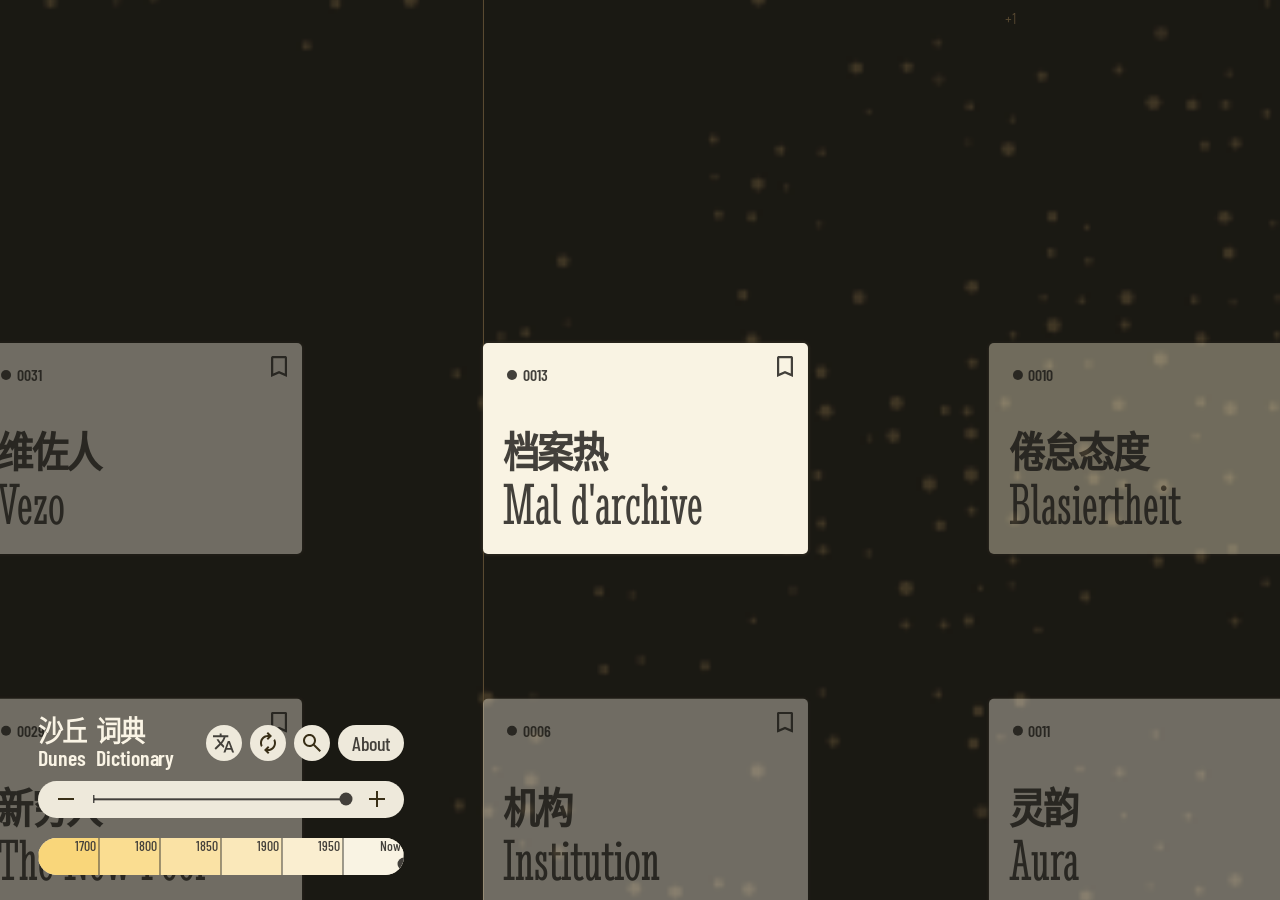
<file: index.html>
<!DOCTYPE html>
<html lang="zh">

<head>
    <meta charset="UTF-8">
    <meta name="viewport" content="width=device-width, initial-scale=1.0, viewport-fit=cover">
    <base href="/">
    <title>沙丘词典</title>

    <!-- 添加到主屏幕后以独立App（无Safari地址栏）方式运行 -->
    <link rel="manifest" href="/manifest.json">
    <meta name="apple-mobile-web-app-capable" content="yes">
    <meta name="mobile-web-app-capable" content="yes">
    <meta name="apple-mobile-web-app-status-bar-style" content="black-translucent">
    <meta name="apple-mobile-web-app-title" content="沙丘词典">
    <meta name="theme-color" content="#43403B">
    <link rel="apple-touch-icon" href="/assets/images/icons/apple-touch-icon.png">

    <!--
    <link href="https://fonts.googleapis.com/css2?family=Barlow+Condensed:wght@400;700&display=swap" rel="stylesheet"> -->

    <script>(function(){if(new URLSearchParams(location.search).get('nopanel')==='1')document.documentElement.classList.add('nopanel');}());</script>
    <script>
      // 注册离线缓存：即使本地服务器(iSH)之后被系统挂起/关闭，
      // 已经预缓存过的网站也能继续从缓存离线运行。
      if ('serviceWorker' in navigator) {
        window.addEventListener('load', () => {
          navigator.serviceWorker.register('/sw.js').catch((err) => {
            console.warn('Service worker registration failed:', err);
          });
        });

        // 收到 sw.js 发来的"缓存完成"消息后，弹一个悬浮提示条（覆盖在内容上方，
        // 不占用页面布局空间）。用localStorage做标记，保证这辈子（这台设备上）
        // 只弹这一次，弹完之后彻底从DOM里移除，不留任何痕迹。
        navigator.serviceWorker.addEventListener('message', (event) => {
          if (event.data && event.data.type === 'sw-precache-done') {
            const ALERTED_KEY = 'dunes_offline_precache_alerted';
            if (localStorage.getItem(ALERTED_KEY) === '1') return;
            localStorage.setItem(ALERTED_KEY, '1');

            const msg = event.data.failed > 0
              ? `离线缓存完成，但有 ${event.data.failed}/${event.data.total} 个文件失败，请检查`
              : `离线内容已准备好（共 ${event.data.total} 个文件），现在可以添加到主屏幕并断开网络测试`;

            const overlay = document.createElement('div');
            overlay.id = 'offline-ready-toast';
            const box = document.createElement('div');
            box.id = 'offline-ready-toast-box';
            box.className = event.data.failed > 0 ? 'offline-ready-toast-box--warn' : '';
            box.textContent = msg;
            overlay.appendChild(box);
            document.body.appendChild(overlay);

            const remove = () => overlay.remove();
            overlay.addEventListener('click', remove);
            setTimeout(remove, 6000);
          }
        });
      }
    </script>
    <style>
      /* 这个元素是JS动态创建/移除的，默认不存在于DOM里，不会占用任何版面空间。 */
      #offline-ready-toast {
        position: fixed;
        inset: 0;
        z-index: 999999;
        display: flex;
        align-items: center;
        justify-content: center;
        padding: 24px;
        background: rgba(0, 0, 0, 0.35);
      }
      #offline-ready-toast-box {
        max-width: 420px;
        padding: 18px 22px;
        border-radius: 12px;
        font-size: 14px;
        line-height: 1.5;
        text-align: center;
        background: #2f7d3a;
        color: #FAF4E5;
        box-shadow: 0 8px 24px rgba(0, 0, 0, 0.3);
      }
      #offline-ready-toast-box.offline-ready-toast-box--warn {
        background: #a13b2b;
      }
    </style>
    <link rel="stylesheet" href="assets/css/resetCSS.css">
    <link rel="stylesheet" href="assets/css/fonts.css">
    <link rel="stylesheet" href="assets/css/style.css">
    <link rel="stylesheet" href="assets/css/saved.css">
    <link rel="stylesheet" href="assets/css/floatingPanel.css">
    <link rel="stylesheet" href="assets/css/menu.css">
    <link rel="stylesheet" href="assets/css/zoom.css">
    <link rel="stylesheet" href="assets/css/mobile.css">

    <!-- <script src="assets/js/boot-startup-debug.js"></script> -->
    <script type="module" src="assets/js/uni-canvas.js" defer></script>
    <script type="module" src="assets/js/wordFocus.js" defer></script>
    <script type="module" src="assets/js/relationManager.js" defer></script>
    <script type="module" src="assets/js/state.js" defer></script>
    <script type="module" src="assets/js/countryBoundingBoxes.js" defer></script>
    <script type="module" src="assets/js/main.preview.js"></script>
    <script type="module" src="assets/js/mobile-panel.js" defer></script>
    <script type="module" src="assets/js/mobile-interactions.js" defer></script>
    <script type="module" src="assets/js/wordFocus.hotkey.rs.js" defer></script>
    
    <script type="module" src="assets/js/particles.js" defer></script>
    <script type="module" src="assets/js/flythrough.js" defer></script>

    <!-- <script type="module" src="sandtest.js" defer></script> -->
</head>

<body>
    <div id="app-root">
    <!-- <div id="center-dot"></div> -->
    <!-- <button id="flythrough-button" aria-label="Toggle flythrough mode">
        <span class="flythrough-dot"></span>
        Flythrough
    </button> -->

    <div id="floating-panel" class="hidden">
        <!-- Entry Panel -->
        <div class="panel-entry active">
            <div class="panel-main">
                <div class="panel-top"></div>
                <div class="panel-bottom">
                    <section id="section-contact">
                        <p class="left-title">Contact</p>
                        <div>
                            <p>Contact Us</p>
                            <p>hello@dunesworkshop.org</p>
                        </div>
                    </section>
                </div>
            </div>
            <div class="panel-slide">
                <div class="scroll-track"></div>
                <div class="scroll-thumb"></div>
            </div>
            <div class="panel-tabs">
                <button data-tab="entry" class="active">词条</button>
                <button data-tab="comment" style="opacity:0; pointer-events:none;">回声</button>
            </div>
        </div>

        <!-- Comment Panel -->
        <div class="panel-comment">
            <div class="panel-main">
                <div class="panel-top"></div>
                <div class="panel-bottom"></div>
            </div>
            <div class="panel-slide">
                <div class="scroll-track"></div>
                <div class="scroll-thumb"></div>
            </div>
            <div class="panel-tabs">
                <button data-tab="entry" style="opacity:0; pointer-events:none;">词条</button>
                <button data-tab="comment" class="active">回声</button>
            </div>
        </div>

    </div>

    <div id="about-panel" class="hidden">
        <!-- About Panel (dark) -->
        <div class="panel-entry active">
            <div class="panel-main">
                <div class="panel-top"></div>
                <div class="panel-bottom"></div>
            </div>
            <div class="panel-slide">
                <div class="scroll-track"></div>
                <div class="scroll-thumb"></div>
            </div>
        </div>
    </div>

    <menu id="side-menu">
        <div id="upper-menu">
            <div id="dunes-icon" class="menu-part menu-part--keep">
                <h2 class="Chinese"><span>沙丘</span><span>词典</span></h2>
                <h2 class="English"><span>Dunes</span><span>Dictionary</span></h2>
            </div>
            <div id="buttons" class="menu-part">
                <div class="small-icon">
                    <img id="language-icon" alt="language" src="assets/images/language.svg">
                </div>
                <div class="small-icon">
                    <img id="shuffle-icon" alt="shuffle" src="assets/images/shuffle.svg">
                </div>
                <div id="menu-search" class="menu-search small-icon" aria-expanded="false">
                    <img id="search-icon" alt="search" src="assets/images/search.svg">
                    <input id="search-input" type="text" placeholder="Search..." autocomplete="off" aria-label="Search">
                </div>
                <div id="about-button">
                    <p>About</p>
                </div>
            </div>
            <div id="search-results" class="menu-search-results hidden"></div>
        </div>

        <div id="lower-menu" class="menu-part">
            <img id="min" alt="" src="assets/images/min.svg">
            <div id="scaleContainer">
                <div id="scale">
                    <div class="scale-line"></div>
                    <div class="scale-ticks"></div>
                    <div id="indicator" class="scale-indicator"></div>
                </div>
                <div class="scale-numbers"></div>
            </div>
            <img id="max" alt="" src="assets/images/max.svg">
        </div>

        <div id="year-menu" class="menu-part">
            <div id="yearContainer">
                <!-- Background segments -->
                <div class="year-segments">
                    <div class="year-segment"></div>
                    <div class="year-segment"></div>
                    <div class="year-segment"></div>
                    <div class="year-segment"></div>
                    <div class="year-segment"></div>
                    <div class="year-segment"></div>
                </div>

                <!-- Vertical tick marks -->
                <div class="year-ticks"></div>

                <!-- Year indicator -->
                <div id="yearIndicator" class="year-indicator"></div>

                <!-- Year labels -->
                <div class="year-numbers"></div>
            </div>
        </div>
    </menu>

    <!-- main view -->
    <div id="universe-view" class="view">
        <canvas id="universe-canvas"><canvas id="sand-layer"></canvas></canvas>
        
        <svg id="connection-lines"></svg>

        <!-- details -->
        <div id="word-details" class="hidden">
            <div class="detail" id="image">
                <div class="detail-title"></div>
                <div class="related-works"></div>
                <img alt="">
            </div>
            <div class="detail" id="proposer">
                <div class="detail-title"></div>
                <div class="proposer-text">
                    <p class="proposer-primary">proposer's name</p>
                    <p class="proposer-ori">source language</p>
                </div>
                <img alt="proposer's img">
            </div>
            <div class="detail" id="comment">
                <div class="detail-title"></div>
                <div id="comment-content"></div>
            </div>
        </div>
        <div id="word-nodes-container"></div>
    </div>

    <div id="overlay" class="hidden"></div>

    <div id="tooltipDiv"></div>
    </div>
</body>

</html>
</file>
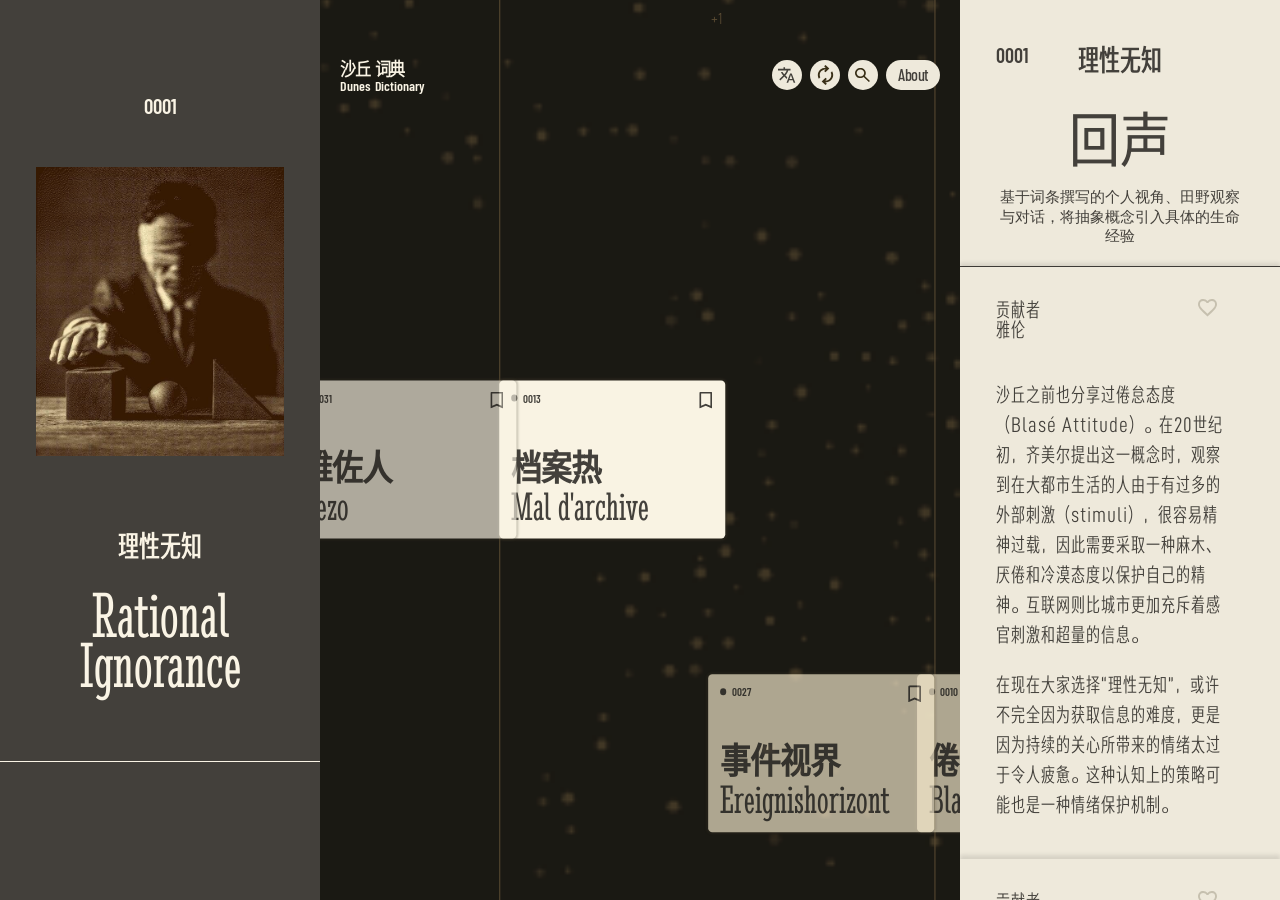
<file: combined.html>
<!DOCTYPE html>
<html lang="zh">
<head>
    <meta charset="UTF-8">
    <meta name="viewport" content="width=device-width, initial-scale=1.0">
    <title>沙丘词典</title>
    <style>
        *, *::before, *::after {
            box-sizing: border-box;
            margin: 0;
            padding: 0;
        }
        html, body {
            width: 100%;
            height: 100%;
            overflow: hidden;
            background: #1E1C16;
        }
        #layout {
            display: flex;
            width: 100%;
            height: 100%;
        }
        #layout iframe {
            border: none;
            height: 100%;
            flex-shrink: 0;
        }
        #frame-entry  { flex: 1; }
        #frame-index  { flex: 2; }
        #frame-echoes { flex: 1; }
    </style>
</head>
<body>
    <div id="layout">
        <iframe id="frame-entry"  src="entry-panel.html"></iframe>
        <iframe id="frame-index"  src="index.html?nopanel=1"></iframe>
        <iframe id="frame-echoes" src="echoes-panel.html"></iframe>
    </div>
</body>
</html>
</file>
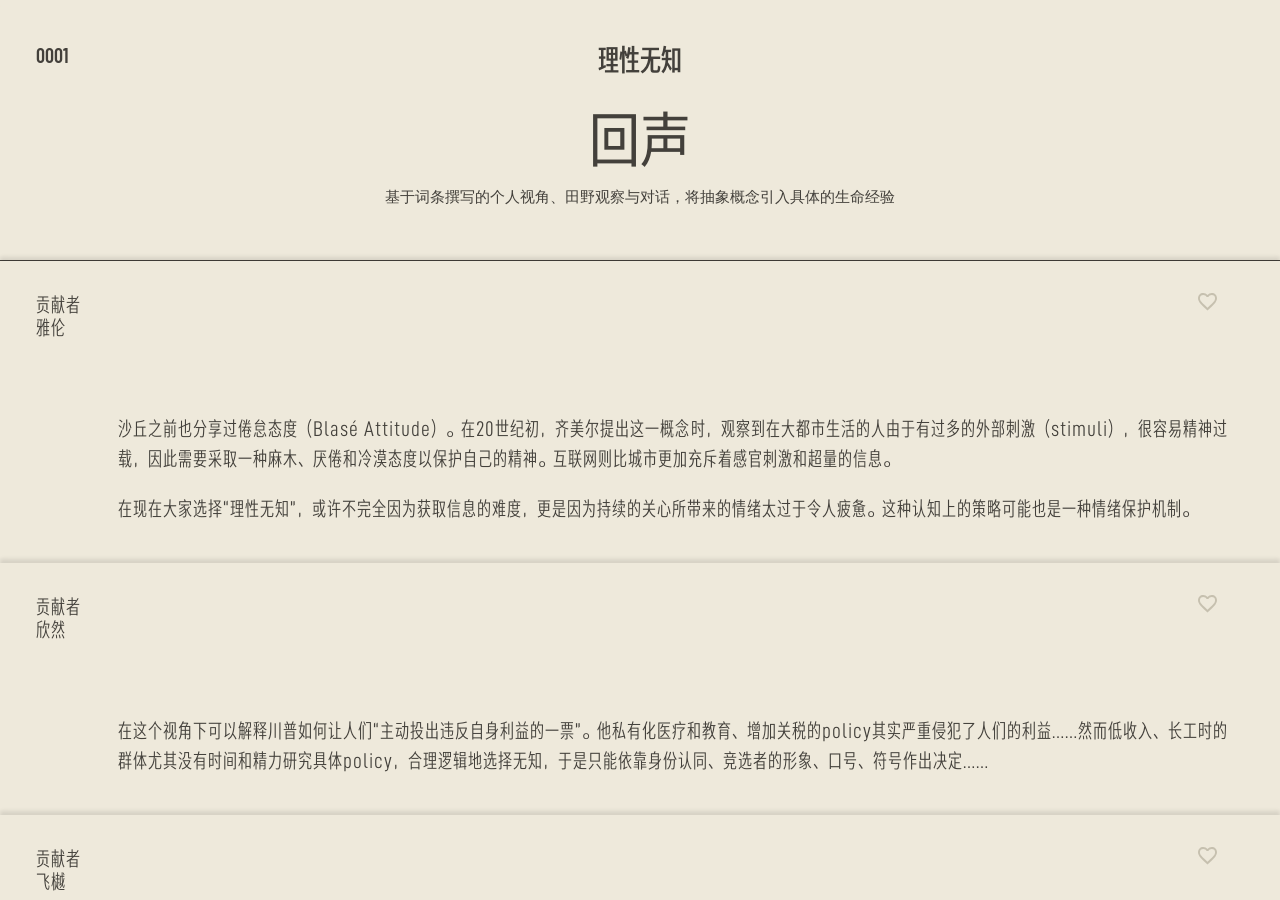
<file: echoes-panel.html>
<!DOCTYPE html>
<html lang="zh">
<head>
    <meta charset="UTF-8">
    <meta name="viewport" content="width=device-width, initial-scale=1.0, viewport-fit=cover">
    <base href="/">
    <title>Echoes — 沙丘词典</title>

    <link rel="stylesheet" href="assets/css/resetCSS.css">
    <link rel="stylesheet" href="assets/css/fonts.css">
    <link rel="stylesheet" href="assets/css/floatingPanel.css">
    <link rel="stylesheet" href="assets/css/mobile.css">

    <style>
        /* Panel-page layout overrides */
        html, body {
            margin: 0;
            padding: 0;
            width: 100%;
            height: 100%;
            overflow: hidden;
            background: #EEE9DB;
        }

        /* Make the panel fill the full viewport instead of 37vw fixed-right */
        #floating-panel {
            position: fixed !important;
            top: 0 !important;
            right: 0 !important;
            width: 100% !important;
            transform: none !important;
            opacity: 1 !important;
            pointer-events: auto !important;
            border-radius: 0 !important;
        }

        /* Always show — never hidden on panel pages */
        #floating-panel.hidden {
            transform: none !important;
            opacity: 1 !important;
            pointer-events: auto !important;
        }

        /* Prevent horizontal scrollbar when inactive panel slides */
        body { overflow: hidden; }
    </style>

    <script>
        // Set --app-vh before stylesheets apply so panels size correctly.
        (function () {
            function setVh() {
                document.documentElement.style.setProperty("--app-vh", window.innerHeight + "px");
                document.documentElement.style.setProperty("--app-bottom-inset", "0px");
            }
            setVh();
            window.addEventListener("resize", setVh);
        })();
    </script>
</head>

<body data-panel="echoes">
    <div id="floating-panel">
        <!-- Echoes Panel -->
        <div class="panel-comment active">
            <div class="panel-main">
                <div class="panel-top"></div>
                <div class="panel-bottom"></div>
            </div>
            <div class="panel-slide">
                <div class="scroll-track"></div>
                <div class="scroll-thumb"></div>
            </div>
        </div>

    </div>

    <script type="module" src="assets/js/panel-page.js"></script>
</body>
</html>
</file>
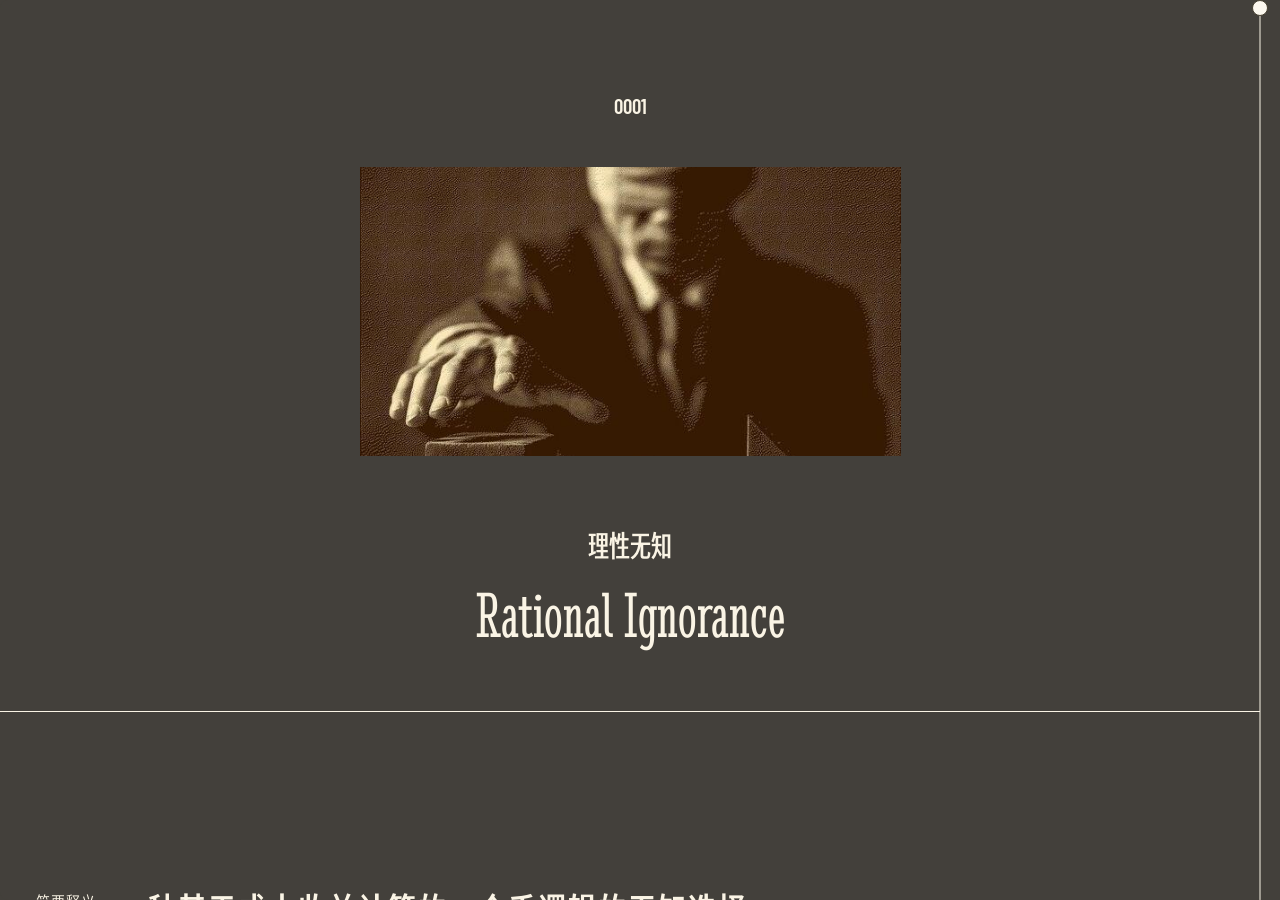
<file: entry-panel.html>
<!DOCTYPE html>
<html lang="zh">
<head>
    <meta charset="UTF-8">
    <meta name="viewport" content="width=device-width, initial-scale=1.0, viewport-fit=cover">
    <base href="/">
    <title>Entry — 沙丘词典</title>

    <link rel="stylesheet" href="assets/css/resetCSS.css">
    <link rel="stylesheet" href="assets/css/fonts.css">
    <link rel="stylesheet" href="assets/css/floatingPanel.css">
    <link rel="stylesheet" href="assets/css/mobile.css">

    <style>
        /* Panel-page layout overrides */
        html, body {
            margin: 0;
            padding: 0;
            width: 100%;
            height: 100%;
            overflow: hidden;
            background: #43403B;
        }

        /* Make the panel fill the full viewport instead of 37vw fixed-right */
        #floating-panel {
            position: fixed !important;
            top: 0 !important;
            right: 0 !important;
            width: 100% !important;
            transform: none !important;
            opacity: 1 !important;
            pointer-events: auto !important;
            border-radius: 0 !important;
        }

        /* Always show — never hidden on panel pages */
        #floating-panel.hidden {
            transform: none !important;
            opacity: 1 !important;
            pointer-events: auto !important;
        }

        /* Prevent horizontal scrollbar when inactive panel slides */
        body { overflow: hidden; }
    </style>

    <script>
        // Set --app-vh before stylesheets apply so panels size correctly.
        (function () {
            function setVh() {
                document.documentElement.style.setProperty("--app-vh", window.innerHeight + "px");
                document.documentElement.style.setProperty("--app-bottom-inset", "0px");
            }
            setVh();
            window.addEventListener("resize", setVh);
        })();
    </script>
</head>

<body data-panel="entry">
    <div id="floating-panel">

        <!-- Entry Panel -->
        <div class="panel-entry active">
            <div class="panel-main">
                <div class="panel-top"></div>
                <div class="panel-bottom"></div>
            </div>
            <div class="panel-slide">
                <div class="scroll-track"></div>
                <div class="scroll-thumb"></div>
            </div>
        </div>
    </div>

    <script type="module" src="assets/js/panel-page.js"></script>
</body>
</html>
</file>
<file: assets/css/fonts.css>
/* ChillDIN - Local font for consistent loading */
@font-face {
  font-family: "ChillDIN";
  src: url("../fonts/Chilldin/ChillDINGothic_Regular.otf") format("opentype");
  font-weight: 400;
  font-style: normal;
  font-display: block;
}


@font-face {
  font-family: "ChillDINGothic Regular";
  src: url("../fonts/Chilldin/ChillDINGothic_Regular.otf") format("opentype");
  font-weight: 400;
  font-style: normal;
  font-display: block;
}

@font-face {
  font-family: "ChillDIN";
  src: url("../fonts/Chilldin/ChillDINGothic_Medium.otf") format("opentype");
  font-weight: 575;
  font-style: normal;
  font-display: block;
}

/* ChillDINGothic - Local font for consistent loading */
@font-face {
  font-family: "ChillDINGothic";
  src: url("../fonts/Chilldin/ChillDINGothic_ConRegular.otf") format("opentype");
  font-weight: 400;
  font-style: normal;
  font-display: block;
}
@font-face {
  font-family: "ChillDINGothic";
  src: url("../fonts/Chilldin/ChillDINGothic_ConSemiBold.otf") format("opentype");
  font-weight: 600;
  font-style: normal;
  font-display: block;
}

/* ChillDINGothic Condensed - Narrower glyphs */
@font-face {
  font-family: "ChillDINGothic Condensed";
  src: url("../fonts/Chilldin/ChillDINGothic_ConRegular.otf") format("opentype");
  font-weight: 400;
  font-style: normal;
  font-display: block;
}
@font-face {
  font-family: "ChillDINGothic Condensed";
  src: url("../fonts/Chilldin/ChillDINGothic_ConSemiBold.otf") format("opentype");
  font-weight: 600;
  font-style: normal;
  font-display: block;
}

/* Barlow Condensed - Local font for consistent loading */
@font-face {
  font-family: "Barlow Condensed";
  src: url("../fonts/Barlow_Condensed/BarlowCondensed-Regular.ttf") format("truetype");
  font-weight: 400;
  font-style: normal;
  font-display: block;
}
@font-face {
  font-family: "Barlow Condensed";
  src: url("../fonts/Barlow_Condensed/BarlowCondensed-Light.ttf") format("truetype");
  font-weight: 300;
  font-style: normal;
  font-display: block;
}
@font-face {
  font-family: "Barlow Condensed";
  src: url("../fonts/Barlow_Condensed/BarlowCondensed-Medium.ttf") format("truetype");
  font-weight: 500;
  font-style: normal;
  font-display: block;
}
@font-face {
  font-family: "Barlow Condensed";
  src: url("../fonts/Barlow_Condensed/BarlowCondensed-SemiBold.ttf") format("truetype");
  font-weight: 600;
  font-style: normal;
  font-display: block;
}

/* Stint Ultra Condensed - Local font for consistent loading */
@font-face {
  font-family: "Stint Ultra Condensed";
  src: url("../fonts/Stint_Ultra_Condensed/StintUltraCondensed-Regular.ttf") format("truetype");
  font-weight: 400;
  font-style: normal;
  font-display: block;
}

/* NotoSans - Local font for consistent loading */
@font-face {
  font-family: "NotoSans";
  src: url("../fonts/Noto_Sans_Duployan/NotoSansDuployan-Regular.ttf") format("truetype");
  font-weight: 400;
  font-style: normal;
  font-display: block;
}
</file>
<file: assets/css/style.css>
html,
body {
    touch-action: manipulation;
    /* 禁止双击缩放 */
}

:root {
    --app-vh: 100vh;
    --app-bottom-inset: env(safe-area-inset-bottom, 0px);
}

* {
    margin: 0;
    padding: 0;
    /* user-select: none; */
}

body {
    overflow: hidden;
    height: var(--app-vh);
    background: #1E1C16;
    color: #43403B;
    font-family: "ChillDIN", "Barlow Condensed", "ChillDINGothic";
    transition: opacity 0.8s, transform 0.8s;
}

#app-root {
    opacity: 1;
}

img {
    -webkit-user-select: none;
    /* Safari 15.4 以前需要前缀 */
    user-select: none;
    /* 禁止文字/图片被选中 */
    -webkit-user-drag: none;
    /* 禁止图片被拖动（Chrome/Safari） */
    -moz-user-select: none;
    /* Firefox 禁止选中 */
    -ms-user-select: none;
    /* IE/Edge 旧版 */
}

/* 文本样式 */
p,
h3 {
    font-family: "ChillDINGothic", "ChillDIN";
}

h1.Chinese {
    color: #43403B;
    text-align: center;
    font-family: "ChillDIN";
    font-size: 42px;
    font-weight: 700;
}

h1.English {
    color: #43403B;
    text-align: center;
    font-family: "Stint Ultra Condensed";
    font-size: 42px;
}





.hidden {
    transition: opacity 0.8s, transform 0.8s;
    opacity: 0 !important;
    pointer-events: none;
}

#word-details {
    opacity: 1;
    transition: opacity 500ms ease-in-out;
}

#word-details.details-transition-out {
    opacity: 0;
    pointer-events: none;
}

/* 主视图 */
#universe-view {
    position: relative;
    width: 100vw;
    height: var(--app-vh);
    display: flex;
    justify-content: center;
    align-items: center;
    perspective: 1000px;
    transform-origin: center center;
    overflow: hidden;
    cursor: grab;

    transition: left 0.3s ease-in-out;

    -webkit-user-select: none;
    user-select: none;
}

#universe-view:active {
    cursor: grabbing;
}

#universe-canvas,
#connection-lines {
    position: absolute;
    top: 0;
    left: 0;
    width: 100vw;
    height: var(--app-vh);
}

#universe-canvas {
    z-index: 1;
}

#connection-lines {
    pointer-events: none;
    z-index: 30;

    transition: left 0.3s ease-in-out;
}

#connection-lines line {
    pointer-events: stroke;
}

#connection-lines path {
    pointer-events: stroke;
}



/* 单词节点 */
#word-nodes-container {
    position: absolute;
    top: 0;
    left: 0;
    width: 100vw;
    height: var(--app-vh);
    background: rgba(0, 0, 0, 0.1);
    pointer-events: none;
    z-index: 20;
}

#focused-node-layer {
    position: absolute;
    inset: 0;
    pointer-events: none;
    z-index: 41;
}

#focused-node-layer .word-node {
    pointer-events: auto;
}

.word-node {
    box-sizing: border-box;
    /* overflow: hidden; */
    display: flex;
    flex-direction: column;
    justify-content: space-between;
    
    /* 原来固定的宽度改成最小宽度 */
    min-width: 46px;
    width: auto;
    height: 16px;

    overflow: visible; /* 让文字可以撑开 */
    border-radius: 5px;

    pointer-events: auto;
    position: absolute;
    cursor: pointer;
}

.word-node * {
    margin: 0;
    padding: 0;
}

.word-node .terms {
    /* overflow: hidden; */
    text-overflow: ellipsis;
    white-space: nowrap;
    display: flex;
    flex-direction: column;
    gap: 0;
    align-items: flex-start;
}

.word-node .detail-title {
    /* overflow: hidden; */
    text-overflow: ellipsis;
    white-space: nowrap;
}

.term-main {
    color: #43403B;
    font-family: "ChillDIN";
    font-weight: 600;
    margin: 0;
    padding: 0;
    letter-spacing: -1.287px;
}

html:lang(en) .word-node .terms .term-main {
    font-family: "Stint Ultra Condensed";
}

.term-ori {
    color: #43403B;
    font-family: "Stint Ultra Condensed";
    font-weight: 400;
    margin: 0;
    padding: 0;
}


/* .word-node::after {
    content: "";
    position: absolute;
    inset: 0;
    pointer-events: none;
    background-repeat: repeat;
    background-size: 120px 120px;
    opacity: .70;
    mix-blend-mode: multiply;
    background-image: url("data:image/svg+xml;utf8,\
<svg xmlns='http://www.w3.org/2000/svg' width='120' height='120'>\
  <filter id='n'>\
    <feTurbulence type='fractalNoise' baseFrequency='0.9' numOctaves='4' stitchTiles='stitch'/>\
    <feColorMatrix type='saturate' values='0'/>\
  </filter>\
  <rect width='100%' height='100%' filter='url(%23n)'/>\
</svg>");
} */

.detail {
    position: absolute;
    transform: translate(-50%, -50%);
    border-radius: 5px;
    overflow: hidden;

    display: flex;
    flex-direction: column;
    justify-content: space-between;

    z-index: 40;

    box-shadow: #403b2c58 0px 0px 2px 2px;
    cursor: pointer;
}

#word-details .detail:hover {
    z-index: 42;
}

.detail * {
    margin: 15px 12px;
    cursor: inherit;
}

.detail i {
    font-style: italic;
    margin: 0;
}

.detail-title {
    color: #43403B;
    font-family: "Barlow Condensed";
    font-size: 16px;
    font-style: normal;
    font-weight: 600;
    line-height: 19.835px; /* 123.967% */

    
    margin: 10px 40px;
    display: flex;
    align-items: center;
    letter-spacing: 0;
    gap: 6px;
    position: relative;
}

.detail-title::before {
    content: '';
    width: 10px;
    height: 10px;
    border-radius: 50%;
    background-color: #43403B;
    display: inline-block;
}



/* 噪点覆盖层 */
/* .detail::after {
    content: "";
    position: absolute;
    inset: 0;
    pointer-events: none;
    background-repeat: repeat;
    background-size: 120px 120px;
    opacity: .70;
    mix-blend-mode: multiply;
    background-image: url("data:image/svg+xml;utf8,\
<svg xmlns='http://www.w3.org/2000/svg' width='120' height='120'>\
  <filter id='n'>\
    <feTurbulence type='fractalNoise' baseFrequency='0.9' numOctaves='4' stitchTiles='stitch'/>\
    <feColorMatrix type='saturate' values='0'/>\
  </filter>\
  <rect width='100%' height='100%' filter='url(%23n)'/>\
</svg>");
} */


#term {
    width: 328px;
    height: 213px;
    top: 50vh;
    left: 50vw;
    background-color: #FAD67B;

    opacity: 0;
    display: none;
}

#term .terms {
    margin: 10px;
    display: flex;
    flex-direction: column;
    gap: 0px;
    align-items: flex-start;
}

#term h1 {
    margin: 0;
    font-family: "ChillDINGothic";
    font-weight: 600;
    font-size: 42px;
    letter-spacing: -3%;
}

#term .term-main {
    margin: 0;
    padding: 0;
    color: #43403B;
    font-family: "ChillDINGothic";
    font-size: 42.911px;
    font-style: normal;
    font-weight: 600;
    letter-spacing: -1.287px;
    text-wrap: nowrap;
}

#term .term-ori {
    margin: 0;
    padding: 0;
    color: #43403B;
    font-family: "Stint Ultra Condensed";
    font-size: 61.06px;
    font-style: normal;
    font-weight: 400;
    text-wrap: nowrap;
}


#image {
    min-width: 120px;
    min-height: 150px;
    background-color: #E8D8B4;
}

#image .detail-title {
    margin-bottom: 16px;
}

#image .related-works {
    margin-top: 0;
    margin-bottom: 0;
}

#image img {
    max-width: 16vw;
    max-height: 16vw;
    object-fit: contain;
    border-radius: 4px;
    opacity: 0.7;
    filter: saturate(0.1);
    mix-blend-mode: plus-darker;
    margin: 8px 24px 24px 24px;
    display: block;
}

.lazy-img {
    background-color: #d9d0c3;
    transition: background-color 0.3s ease;
}

.lazy-img-error {
    background-color: #c3b3a0;
}


#proposer {
    width: 260px;
    min-height: 160px;
    background-color: #E6D9D0;
    --proposer-name-color: #E6D9D0;
}

#proposer .detail-title {
    margin-bottom: 16px;
}

#proposer img {
    width: calc(100% - 48px);
    max-width: 20vw;
    max-height: 20vw;
    object-fit: contain;
    border-radius: 4px;
    /* margin: 10px; */
    opacity: 0.7;
    filter: saturate(0.1);
    mix-blend-mode: darken;
    margin: 8px 24px 24px 24px;
    display: block;
    position: relative;
    z-index: 1;
}

#proposer .proposer-text {
    position: absolute;
    left: 0;
    right: 0;
    bottom: 20px;
    z-index: 2;
    margin: 0;
    display: flex;
    flex-direction: column;
    align-items: center;
}

#proposer .proposer-text .proposer-primary {
    color: var(--proposer-name-color);
    margin: 0;
    font-family: ChillDINGothic Condensed;
    font-size: 24px;
    font-style: normal;
    font-weight: 600;
    line-height: 5px; 
    letter-spacing: 1.2px;
}
html:lang(en) #proposer .proposer-text .proposer-primary {
    color: var(--proposer-name-color);
    text-align: center;
    font-family: "Stint Ultra Condensed";
    font-size: 39.48px;
    font-style: normal;
    font-weight: 400;
    line-height: 36px;
    letter-spacing: 0;
    padding-bottom:20px
}

#proposer .proposer-ori {
    color: var(--proposer-name-color);
    text-align: center;
    font-family: "Stint Ultra Condensed";
    font-size: 21.933px;
    font-style: normal;
    font-weight: 400;
    line-height: 20px;
}

#proposer .proposer-ori:empty {
    display: none;
}

html:lang(en) #proposer .proposer-ori {
    display: none;
}

#comment {
    max-width: 55vw;
    min-height: 240px;
    max-height: 60vh;
    overflow-y: auto;
    background-color: #B4B596;
    overflow-wrap: anywhere;
    word-break: break-word;
}

#comment h3 {
    color: #43403B;
    font-family: "ChillDIN";
    font-size: 28.834px;
    font-style: normal;
    font-weight: 600;
    line-height: 36.898px;
    /* 127.969% */
    letter-spacing: -0.865px;
}

#comment p {
    color: #43403B;
    text-align: right;
    font-family: "ChillDINGothic";
    font-size: 17.3px;
    font-style: normal;
    font-weight: 700;
}

#comment .comment-abs-content {
    color: #43403B;
    font-family: "Barlow Condensed";
    font-size: 24px;
    font-style: normal;
    font-weight: 500;
    line-height: 30px;
    letter-spacing: -0.72px;
    overflow-wrap: anywhere;
    word-break: break-word;
}


#overlay {
    position: fixed;
    top: 0;
    left: 0;
    width: 100vw;
    height: var(--app-vh);
    background-color: #625136;
    opacity: 0;
    transition: opacity 0.8s;
    pointer-events: none;
}




/* 联动主浮窗整体平移 */
#floating-panel.shifted {
    transform: translateY(60px) !important;
}



@keyframes breathing {

    0%,
    100% {
        transform: translate(0, 0);
        opacity: 0.85;
    }

    50% {
        transform: translate(0, -8px);
        opacity: 1;
    }
}

#sand-layer {
    position: absolute; /* 保证覆盖在 universe-view 内 */
    top: 0;
    left: 0;
    width: 100%;
    height: 100%;
    pointer-events: none; /* 不阻挡下方交互 */
    opacity: 0.25; /* 透明度50% */
    mix-blend-mode: multiply; /* 可以改成 darken / multiply / lighten / screen 等效果 */
    z-index: 10; /* 确保比 canvas 下方内容高，但比 panel/menu 低 */
    transform-origin: 0 0;
}


#center-dot {
    position: fixed;
    top: 50%;
    left: 50%;
    width: 5px;
    height: 5px;
    background-color: red;
    transform: translate(-50%, -50%);
    z-index: 9999;
    pointer-events: none;
    /* 可选：让它不挡住鼠标点击 */
}

/* Flythrough toggle button */
#flythrough-button {
    position: fixed;
    top: 20px;
    right: 20px;
    z-index: 11000;
    background: #EEE9DB;
    border: none;
    border-radius: 22px;
    padding: 0 16px;
    height: 36px;
    cursor: pointer;
    font-family: "Barlow Condensed";
    font-size: 16px;
    font-weight: 500;
    color: #43403B;
    letter-spacing: -0.3px;
    display: flex;
    align-items: center;
    gap: 7px;
    transition: background 0.25s, color 0.25s, opacity 0.4s ease;
    -webkit-user-select: none;
    user-select: none;
}

#flythrough-button.idle-hidden {
    opacity: 0;
    pointer-events: none;
}

#flythrough-button:hover {
    background: #DDD8CA;
}

#flythrough-button.active {
    background: #43403B;
    color: #FAF4E5;
}

#flythrough-button.active:hover {
    background: #302D27;
}

.flythrough-dot {
    width: 7px;
    height: 7px;
    border-radius: 50%;
    background: currentColor;
    flex-shrink: 0;
    opacity: 0.5;
    transition: opacity 0.25s;
}

#flythrough-button.active .flythrough-dot {
    opacity: 1;
    animation: flythrough-pulse 1.4s ease-in-out infinite;
}

@keyframes flythrough-pulse {
    0%, 100% { opacity: 1; }
    50% { opacity: 0.25; }
}

/* combined.html embedded mode: hide floating panels */
html.nopanel #floating-panel,
html.nopanel #about-panel {
    display: none !important;
}
</file>
<file: assets/css/saved.css>
.word-node .save-indicator {
    position: absolute;
    top: 0;
    right: 0;
    width: 18px;
    height: 18px;
    transform: translate(40%, -40%);
    background-repeat: no-repeat;
    background-position: center;
    background-size: contain;
    pointer-events: none;
    display: none;
    z-index: 2;
}
</file>
<file: assets/css/floatingPanel.css>
/* Font imports are handled locally in assets/css/fonts.css */
/* 浮窗样式 */
.font-cyrillic {
    font-family: "Noto Sans", "Segoe UI", "Arial", "Helvetica Neue", sans-serif;
}

.lazy-img {
    background-color: #d9d0c3;
    transition: background-color 0.3s ease;
}

.lazy-img-error {
    background-color: #c3b3a0;
}

#floating-panel,
#about-panel {
    position: fixed;
    top: 0;
    right: 0;
    height: var(--app-vh);
    width: 37vw;
    border-radius: 8px 0 0 8px;
    background: transparent; /* 改为透明，因为子panel有自己的背景 */

    display: flex;
    flex-direction: row;
    /* 让slide在右�?*/
    z-index: 1000;
    transition: transform 0.45s ease-in-out, width 0.3s ease-in-out;
    transform: translateX(100%);
    /* overflow: hidden; */
    /* 防止溢出 */
    /* fixed元素可以作为absolute子元素的定位上下�?*/
}

#floating-panel.hidden,
#about-panel.hidden {
    opacity: 0;
    pointer-events: none;
    transform: translateX(100%);
}

body.flythrough-active #floating-panel {
    opacity: 0;
    pointer-events: none;
    transform: translateX(100%);
}

#floating-panel:not(.hidden),
#about-panel:not(.hidden) {
    transform: translateX(0);
    opacity: 1;
    pointer-events: auto;
}

/* Panel容器样式 - 双层叠放 */
.panel-entry,
.panel-comment {
    position: absolute;
    top: 0;
    right: 0;
    width: 100%;
    height: 100%;
    display: flex;
    flex-direction: row;
    z-index: 1;
    transition: transform 0.45s ease-in-out, z-index 0.3s ease-in-out;
    background: #43403B;
    border-radius: 8px 0 0 8px;
}

/* 笔记面板特殊样式 */
.panel-comment {
    background: #EEE9DB;
}

.panel-entry.active,
.panel-comment.active {
    z-index: 2;
    transform: translateX(0);
}

.panel-entry:not(.active),
.panel-comment:not(.active) {
    transform: translateX(-68px);
    cursor: pointer;
}

.panel-entry:not(.active):hover,
.panel-comment:not(.active):hover {
    transform: translateX(-88px);
}


/* Inactive panel should not allow inner interactions (tabs stay clickable) */
.panel-entry:not(.active) .panel-main,
.panel-entry:not(.active) .panel-bottom,
.panel-entry:not(.active) .panel-slide,
.panel-comment:not(.active) .panel-main,
.panel-comment:not(.active) .panel-bottom,
.panel-comment:not(.active) .panel-slide {
    pointer-events: none;
}

/* 主内容区�?- 包含top和bottom，可整体滚动 */
.panel-main {
    flex: 1;
    min-width: 0;
    height: var(--app-vh);
    overflow-y: scroll;
    overflow-x: hidden;
    /* padding-right: 12px; */

    /* 隐藏原生滚动�?*/
    scrollbar-width: none;
    /* Firefox */
    -ms-overflow-style: none;
    /* IE 10+ */
}

.panel-main::-webkit-scrollbar {
    display: none;
    /* Chrome / Safari */
}

/* 上半部分 */
.panel-top {
    min-height: 200px;
    /* 改为min-height，让它可以根据内容调�?*/
    display: flex;
    flex-direction: column;
    justify-content: center;
    align-items: center;
    border-bottom: 1px solid #FAF4E5;
    padding: 16px;
    padding-bottom: 70px;
}

/* 笔记面板的顶部边框颜�?*/
/* .panel-comment .panel-top {
    border-bottom: 1px solid #43403B;
} */

.panel-top p {
    margin: 0;
    padding: 0;

    /* ID距离顶端96px，减去padding 16px = 80px */
    padding-top: 80px;
    padding-bottom: 50px;
}


.panel-top div {
    width: 100%;
    box-sizing: border-box;
    margin: 0;
    padding: 0;
    display: flex;
    flex-direction: column;
    align-items: center;
    gap: 5px;
    /* 中英文之间的间距 */
}

.panel-top img {
    width: 100%;
    max-width: 541px;
    height: 339px;
    object-fit: cover;
    margin: 0;
    padding: 0;
    padding-bottom: 50px;
    box-sizing: border-box;
    /* img到div之间50px */
}

/* �?*/
.panel-top p {
    color: #FAF4E5;
    text-align: center;
    font-family: "Barlow Condensed";
    font-size: 20.735px;
    font-style: normal;
    font-weight: 600;
}
:lang(en) .panel-top p {
    color: #FAF4E5;
    text-align: center;
    font-family: "Barlow Condensed";
    font-size: 20.735px;
    font-style: normal;
    font-weight: 600;
    line-height: 40px;
}

/* 笔记面板的文字颜�?*/
.panel-comment .panel-top p {
    color: #43403B;
}
:lang(en) .panel-comment .panel-top p {
    color: #43403B;
}

.panel-top .term-main {
    margin: 0;
    padding: 0;
    color: #FAF4E5;
    font-family: "ChillDINGothic";
    font-size: 30px;
    font-style: normal;
    font-weight: 600;
    text-align: center;
    line-height: 80px;
}
:lang(en) .panel-top .term-main {
    margin: 0;
    padding: 0;
    color: #FAF4E5;
    font-family: "Stint Ultra Condensed";
    font-size: 66px;
    font-style: normal;
    font-weight: 400;
    text-align: center;
    line-height: 80px;
}

/* 笔记面板的term-main颜色 */
.panel-comment .panel-top .term-main {
    color: #43403B;
    text-align: center;
    font-family: "ChillDINGothic";
    font-size: 30px;
    font-style: normal;
    font-weight: 600;
    line-height: 60px;
}
:lang(en) .panel-comment .panel-top .term-main {
    color: #43403B;
    font-family: "Stint Ultra Condensed";
    font-size: 66px;
    font-style: normal;
    font-weight: 400;
    text-align: center;
    line-height: 80px;
}

.panel-top .term-ori {
    margin: 0;
    padding: 0;
    color: #FAF4E5;
    font-family: "Stint Ultra Condensed";
    font-size: 66px;
    font-style: normal;
    font-weight: 400;
    text-align: center;
    line-height: 50px;
}
:lang(en) #floating-panel .panel-top .term-ori,
:lang(en) #about-panel .panel-top .term-ori {
    display: none;
}

/* 笔记面板的term-ori颜色 */
.panel-comment .panel-top .term-ori {
    color: #43403B;
    text-align: center;
    font-family: "Stint Ultra Condensed";
    font-size: 66px;
    font-style: normal;
    font-weight: 400;
    line-height: 25.928px;
}

.panel-comment .panel-top {
    position: relative;
    min-height: 240px;
    padding: 0 36px 20px;
    justify-content: flex-start;
    align-items: center;
    border-bottom: 1px solid #43403B;
}

.panel-comment .panel-top .comment-top-id {
    position: absolute;
    top: 45px;
    left: 36px;
    display: block;
    margin: 0;
    padding: 0;
    color: #43403B;
    font-family: "Barlow Condensed";
    font-size: 20px;
    font-style: normal;
    font-weight: 575;
    line-height: 1;
}

.panel-comment .panel-top .comment-top-center {
    margin-top: calc(93px - 48px);
    width: 100%;
    max-width: 640px;
    display: flex;
    flex-direction: column;
    align-items: center;
    gap: 12px;
}

.panel-comment .panel-top .comment-top-center .term-main {
    display: block;
    margin: 0;
    padding: 0;
    color: #43403B;
    text-align: center;
    font-family: "ChillDINGothic";
    font-size: 30px;
    font-style: normal;
    font-weight: 600;
    line-height: 1;
    margin-bottom: 16px;
}

.panel-comment .panel-top .comment-top-echoes {
    display: block;
    margin: 0;
    color: #43403B;
    text-align: center;
    font-family: "ChillDIN";
    font-size: 60px;
    font-style: normal;
    font-weight: 575;
    line-height: 1.2;
}

:lang(en) .panel-comment .panel-top .comment-top-echoes {
    font-family: "Stint Ultra Condensed";
    font-size: 66px;
    font-style: normal;
    font-weight: 400;
}

.panel-comment .panel-top .comment-top-intro {
    margin: 0;
    padding: 0;
    color: #43403B;
    text-align: center;
    font-family: "Barlow Condensed";
    font-size: 15px;
    font-style: normal;
    font-weight: 400;
    line-height: 1.3;
}

:lang(en) .panel-comment .panel-top .comment-top-intro {
    font-style: italic;
}

/* 下半部分：其他标签内�?*/
.panel-bottom {
    display: flex;
    flex-direction: column;
    width: 100%;
}

.panel-bottom section {
    padding: 32px 52px 0 36px;

    display: flex;
    flex-direction: row;
}

/* About panel: offset right-side text from left titles */
#about-panel .panel-bottom section > div {
    padding-top: 42px;
}

#about-panel .devlog-list {
    margin: 0;
    padding-left: 36px;
    display: flex;
    flex-direction: column;
    gap: 16px;
    list-style: decimal;
    list-style-position: outside;
}

#about-panel .devlog-list li {
    padding-left: 12px;
}

#about-panel .devlog-list p {
    margin: 0;
}

/* 笔记panel的section默认折叠 */
.panel-comment .panel-bottom section {
    max-height: 260px;
    overflow: hidden;
    transition: transform 0.45s ease;
    cursor: pointer;
    position: relative;
    transform: translateY(0);
    background-color: #EEE9DB;
}



.panel-comment .panel-bottom section .note-like-toggle {
    position: absolute;
    top: 32px;
    right: 63px;
    width: 20px;
    height: 18.35px;
    border: none;
    background-color: transparent;
    background-image: url("../images/unliked.svg");
    background-repeat: no-repeat;
    background-position: center;
    background-size: contain;
    cursor: pointer;
    z-index: 3;
    padding: 0 !important;
    margin: 0 !important;
    overflow: visible;
    transition: transform 0.2s ease;
}

.panel-comment .panel-bottom section .note-like-toggle .note-like-count {
    position: absolute;
    left: calc(100% + 6px);
    top: 50%;
    transform: translateY(-50%);
    display: none;
    color: #43403B;
    font-family: "Barlow Condensed", "ChillDIN";
    font-size: 15px;
    font-style: normal;
    font-weight: 600;
    line-height: 1;
    letter-spacing: 0;
    white-space: nowrap;
    pointer-events: none;
    padding: 0 !important;
    margin: 0 !important;
}

.panel-comment .panel-bottom section .note-like-toggle.is-liked {
    background-image: url("../images/liked.svg");
}

.panel-comment .panel-bottom section .note-like-toggle:hover {
    transform: scale(1.06);
}

.panel-comment .panel-bottom section .note-like-toggle:focus-visible {
    outline: 1px solid #43403B;
    outline-offset: 2px;
}

/* 仅前三个comment section显示上边阴影 */
.panel-comment .panel-bottom section:not(#section-contributors):not(#section-contact):not(#section-editors) {
    box-shadow: 0 -4px 4px 0 rgba(0, 0, 0, 0.10);
}

/* About panel devlog should be plain text without comment behaviors */
#about-panel .panel-comment .panel-bottom section {
    max-height: none;
    overflow: visible;
    cursor: default;
    background-color: transparent;
    box-shadow: none;
    transform: none;
    transition: none;
}

#about-panel .panel-comment .panel-bottom section:hover {
    transform: none;
    box-shadow: none;
}

#about-panel .panel-comment .panel-bottom section:not(#section-contributors):not(#section-contact):not(#section-editors) {
    box-shadow: none !important;
}

#about-panel .panel-comment.active .panel-bottom section:not(.note-expanded):not(#section-contributors):not(#section-contact):not(#section-editors):hover {
    transform: none;
    box-shadow: none;
}

/* 展开状�?*/
.panel-comment .panel-bottom section.note-expanded {
    max-height: none;
}

/* Note panel layout when a note is expanded */
#floating-panel .panel-comment .panel-main.notes-fixed .panel-top {
    display: none;
}

#floating-panel .panel-comment .panel-main.notes-fixed {
    overflow: hidden;
}

#floating-panel .panel-comment .panel-bottom.notes-mode {
    height: 100%;
    display: flex;
    flex-direction: column;
}

#floating-panel .panel-comment .panel-bottom.notes-mode section {
    flex: 0 0 auto;
}

#floating-panel .panel-comment .panel-bottom.notes-mode section.note-expanded {
    flex: 1 1 auto;
    overflow-x: auto;
    overflow-y: auto;
    min-height: 60vh;
    -ms-overflow-style: none;
    scrollbar-width: none;
}

#floating-panel .panel-comment .panel-bottom.notes-mode section.note-expanded::-webkit-scrollbar,
#about-panel .panel-comment .panel-bottom.notes-mode section.note-expanded::-webkit-scrollbar {
    width: 0;
    height: 0;
}

/* Allow carousel arrows to render fully inside expanded notes */
#floating-panel .panel-comment .panel-bottom.notes-mode section.note-expanded .note-images-carousel,
#about-panel .panel-comment .panel-bottom.notes-mode section.note-expanded .note-images-carousel {
    overflow: visible;
}

#floating-panel .panel-comment .panel-bottom.notes-mode section.note-below-first {
    margin-top: auto;
}

/* Keep footer sections visible in notes-mode */
#floating-panel .panel-comment .panel-bottom.notes-mode #section-contributors,
#floating-panel .panel-comment .panel-bottom.notes-mode #section-contact,
#floating-panel .panel-comment .panel-bottom.notes-mode #section-editors {
    display: none !important;
}

#floating-panel .panel-comment .panel-bottom #section-contributors,
#floating-panel .panel-comment .panel-bottom #section-contact,
#floating-panel .panel-comment .panel-bottom #section-editors {
    display: block;
}

body[data-panel="echoes"] #floating-panel .panel-comment .panel-bottom section {
    max-height: none;
    overflow: visible;
    cursor: default;
    transform: none;
}

body[data-panel="echoes"] #floating-panel .panel-comment .panel-bottom section:hover {
    transform: none;
}

/* Echoes are always fully expanded, no collapse/hover-peek behavior. */
#floating-panel .panel-comment .panel-bottom section {
    max-height: none;
    overflow: visible;
    cursor: default;
    transform: none;
}

#floating-panel .panel-comment .panel-bottom section:hover {
    transform: none;
}

/* Collapsed notes stick to top/bottom and only show left title height */
#floating-panel .panel-comment {
    --note-title-line-height: 22px;
    --note-title-lines: 2;
    --note-title-pad: 16px;
}
html:lang(en) #floating-panel .panel-comment {
    --note-title-line-height: 22px;
    --note-title-lines: 2;
    --note-title-pad: 16px;
}

#floating-panel .panel-comment .panel-bottom.notes-mode section:not(.note-expanded):not(#section-contributors):not(#section-contact):not(#section-editors) {
    align-items: center;
    height: calc((var(--note-title-line-height) * var(--note-title-lines)) + (var(--note-title-pad) * 2));
    padding: var(--note-title-pad) 64px var(--note-title-pad) 32px;
    overflow: hidden;
}

#floating-panel .panel-comment .panel-bottom.notes-mode section:not(.note-expanded):not(#section-contributors):not(#section-contact):not(#section-editors) .note-body {
    display: none;
}

#floating-panel .panel-comment .panel-bottom.notes-mode section:not(.note-expanded):not(#section-contributors):not(#section-contact):not(#section-editors) .left-title {
    line-height: var(--note-title-line-height);
    padding: 0;
}

#floating-panel .panel-comment .panel-bottom.notes-mode section:not(.note-expanded):not(#section-contributors):not(#section-contact):not(#section-editors) .note-like-toggle {
    top: var(--note-title-pad);
}

/* 折叠状�?hover 时向上位移，露出更多内容（不影响其他元素布局�?*/
.panel-comment.active .panel-bottom section:not(.note-expanded):not(#section-contributors):not(#section-contact):not(#section-editors):hover {
    transform: translateY(-20px);
}

/* 排除contributors和editors section，它们不需要折�?*/
.panel-comment .panel-bottom section#section-contributors,
.panel-comment .panel-bottom section#section-contact,
.panel-comment .panel-bottom section#section-editors {
    max-height: none;
    overflow: visible;
    cursor: default;
    background-color: #EEE9DB;
    position: relative;
    z-index: 3;
    box-shadow: none;
    transform: none;
    transition: none;
}

/* Comment panel: keep editors title in the left column */
.panel-comment .panel-bottom #section-editors {
    display: grid !important;
    grid-template-columns: 82px 1fr;
    /* column-gap: 20px; */
    align-items: start;
}
.panel-comment .panel-bottom .note-body {
    flex: 1 1 auto;
    min-width: 0;
}
.panel-comment .panel-bottom .note-body,
.panel-comment .panel-bottom .note-body * {
    color: #43403B;
    text-align: justify;
    font-family: "ChillDINGothic Condensed";
    font-size: 20px;
    font-style: normal;
    font-weight: 400;
    line-height: 30px;
    letter-spacing: 1px;
    overflow-wrap: anywhere;
    word-break: break-word;
}
html:lang(en) .panel-comment .panel-bottom .note-body,
html:lang(en) .panel-comment .panel-bottom .note-body * {
    color: #43403B;
    text-align: justify;
    font-family: "Barlow Condensed";
    font-size: 21px;
    font-style: normal;
    font-weight: 300;
    line-height: 26px;
    letter-spacing: 0.42px;
    overflow-wrap: anywhere;
    word-break: break-word;
}
.panel-comment .panel-bottom .note-body .diagram-caption {
    color: #43403B;
    text-align: justify;
    font-family: "ChillDINGothic";
    font-size: 15px;
    font-style: normal;
    font-weight: 400;
    line-height: 20px;
    letter-spacing: 0.75px;
}

.panel-bottom section * {
    padding: 0 0 20px 0;
    margin: 0;
}

/* allow inline italics inside panel content */
.panel-bottom i,
.panel-bottom em {
    font-style: italic;
}

#section-brief {
    padding-top: 180px;
}

#section-brief h2 {
    padding: 0 0 76px 0;
}

.panel-bottom .left-title {
    width: 82px;
    flex-shrink: 0;
}

#section-example {
    padding-top: 55px;
}

#section-example .diagram-container {
    display: flex;
    flex-direction: column;
    align-items: center;
}

#section-example .diagram-carousel {
    width: 100%;
}

#section-example .diagram-stage {
    --diagram-arrow-slot: 52px;
    position: relative;
    width: 100%;
    box-sizing: border-box;
    height: 300px;
    display: flex;
    align-items: center;
    justify-content: center;
    padding: 24px var(--diagram-arrow-slot) 10px var(--diagram-arrow-slot);
}

#section-example .diagram-image {
    width: 100%;
    max-width: 100%;
    height: 300px;
    object-fit: contain;
    display: block;
}

#section-example .diagram-arrow {
    position: absolute;
    top: 50%;
    transform: translateY(-50%);
    width: 40px;
    height: 40px;
    border: none;
    background: none;
    padding: 0;
    margin: 0;
    cursor: pointer;
    display: flex;
    align-items: center;
    justify-content: center;
}

#section-example .diagram-arrow img {
    width: 26px;
    height: 27.178px;
}

#floating-panel.expanded #section-example .diagram-arrow img,
#about-panel.expanded #section-example .diagram-arrow img {
    width: 26px !important;
    height: 27.178px !important;
}

#floating-panel.expanded .note-images-carousel .diagram-arrow img,
#about-panel.expanded .note-images-carousel .diagram-arrow img {
    width: 26px !important;
    height: 27.178px !important;
}

#floating-panel.expanded .panel-comment .note-body .note-images-carousel .diagram-arrow img,
#about-panel.expanded .panel-comment .note-body .note-images-carousel .diagram-arrow img {
    width: 26px !important;
    height: 27.178px !important;
}

#section-example .diagram-arrow-left {
    left: 0;
}

#section-example .diagram-arrow-right {
    right: 12px;
}

#section-example .diagram-arrow.is-hidden {
    opacity: 0;
    pointer-events: none;
}

/* Comment panel: first note images carousel */
.panel-comment .note-images-carousel .diagram-carousel {
    width: 100%;
}

.panel-comment .note-images-carousel .diagram-stage {
    --diagram-arrow-slot: 52px;
    position: relative;
    width: 100%;
    box-sizing: border-box;
    height: 300px;
    display: flex;
    align-items: center;
    justify-content: center;
    padding: 26px var(--diagram-arrow-slot) 10px var(--diagram-arrow-slot);
}

.panel-comment .note-images-carousel .diagram-image {
    width: 100% !important;
    max-width: 100% !important;
    height: 300px !important;
    object-fit: contain !important;
    padding: 0 !important;
    display: block;
}

.panel-comment .note-images-carousel .diagram-arrow {
    position: absolute;
    top: 50%;
    transform: translateY(-50%);
    width: 40px;
    height: 40px;
    border: none;
    background: none;
    padding: 0;
    margin: 0;
    cursor: pointer;
    display: flex;
    align-items: center;
    justify-content: center;
    z-index: 2;
}

.panel-comment .note-images-carousel .diagram-arrow img {
    width: 26px !important;
    height: 27.178px !important;
    padding: 0 !important;
}

.panel-comment .note-images-carousel .diagram-arrow-left {
    left: 0;
}

.panel-comment .note-images-carousel .diagram-arrow-right {
    right: 12px;
}

.panel-comment .note-images-carousel .diagram-arrow.is-hidden {
    opacity: 0;
    pointer-events: none;
}

#floating-panel.expanded .panel-comment .note-body img,
#about-panel.expanded .panel-comment .note-body img {
    width: 33vw !important;
    height: 33vh !important;
    object-fit: cover !important;
}

/* Note images in comment panel */
.panel-comment .note-body img {
    padding: 24px 0 18px 0;
    width: 100% !important;
    max-width: 406px !important;
    height: 270px !important;
    object-fit: cover !important;
    box-sizing: border-box;
    display: block;
}

#section-proposers {
    padding-top: 118px;
}

.panel-bottom .proposer-block {
    display: flex;
    flex-direction: row;
    gap: 30px;
}

.panel-bottom .proposer-block img {
    padding: 0;

    width: 81px !important;
    height: 112px !important;
    object-fit: cover !important;

    /* mix-blend-mode: screen; */
    filter: brightness(1.5) contrast(0.5) sepia(1.8) hue-rotate(0deg) saturate(2.2);
}

.panel-bottom .proposer-block p {
    padding: 4px 0;
    margin: 0;
}

#section-understanding-vote .entry-vote-wrap {
    width: 100%;
    display: flex;
    flex-direction: column;
    align-items: center;
    gap: 14px;
}

#section-understanding-vote .entry-vote-question {
    text-align: center;
    color: #E3DDD0;
    font-family: "ChillDINGothic";
    font-size: 20px;
    font-style: normal;
    font-weight: 600;
    line-height: 30px;
    letter-spacing: 1px;
}

:lang(en) #section-understanding-vote .entry-vote-question {
    font-family: "ChillDINGothic";
    font-size: 20px;
    font-style: normal;
    font-weight: 600;
    line-height: 30px;
    letter-spacing: 1px;
}

#section-understanding-vote .entry-vote-options {
    width: 100%;
    display: flex;
    justify-content: center;
    gap: 16px;
}

#section-understanding-vote .entry-vote-option {
    width: 183px;
    height: 34px;
    padding: 0;
    border: 1px solid #FAF4E5;
    background: transparent;
    color: #E3DDD0;
    font-family: "ChillDINGothic";
    font-size: 20px;
    font-style: normal;
    font-weight: 600;
    line-height: 30px;
    letter-spacing: 1px;
    text-align: center;
    cursor: pointer;
}

#section-understanding-vote .entry-vote-option.is-selected {
    background: #FAF4E5;
    color: #1F1F1F;
}

#section-understanding-vote .entry-vote-option.is-voted {
    background: transparent;
    color: #FAF4E5;
}

#section-understanding-vote .entry-vote-submit {
    width: 77px;
    height: 34px;
    padding: 0;
    box-sizing: border-box;
    border: 0;
    background: #F9D67A;
    color: #43403B;
    appearance: none;
    -webkit-appearance: none;
    display: inline-flex;
    align-items: center;
    justify-content: center;
    text-align: center;
    font-family: "ChillDINGothic";
    font-size: 14px;
    font-style: normal;
    font-weight: 600;
    line-height: 30px;
    letter-spacing: 0.7px;
    transform: none;
    cursor: pointer;
}

:lang(en) #section-understanding-vote .entry-vote-submit {
    font-family: "ChillDINGothic";
    font-size: 14px;
    font-style: normal;
    font-weight: 600;
    line-height: 30px;
    letter-spacing: 0.7px;
}

#section-understanding-vote .entry-vote-note {
    text-align: center;
    color: rgba(250, 244, 229, 0.75);
    font-family: "ChillDINGothic Condensed", "ChillDINGothic", "ChillDIN";
    font-size: 14px;
    font-weight: 400;
    line-height: 18px;
    letter-spacing: 0.6px;
}

:lang(en) #section-understanding-vote .entry-vote-note {
    font-family: "Barlow Condensed", "ChillDINGothic";
    font-size: 14px;
    letter-spacing: 0.2px;
}

#section-related-works {
    /* padding-top:80px; */
    padding-bottom: 40px;
}

#section-understanding-vote {
    padding-top: 28px;
    padding-bottom: 36px;
}

#section-contributors {
    padding-top: 80px;
}

#section-contact p:last-child {
    text-decoration: underline;
    text-underline-offset: 2px;
}

#section-editors {
    padding-top: 160px;
}

#section-proposers,
#section-contributors {
    border-top: #FAF4E5 solid 1px;
}

/* 笔记面板的边框颜�?*/
.panel-comment #section-proposers,
.panel-comment #section-contributors {
    border-top: #43403B solid 1px;
}


/* �?*/
.panel-bottom p {
    color: #FAF4E5;
    font-family: "ChillDINGothic Condensed";
    font-size: 20px;
    font-style: normal;
    font-weight: 500;
    line-height: 23px;
    letter-spacing: 1px;
}
:lang(en) .panel-bottom p {
    color: #FAF4E5;
    font-family: "Barlow Condensed","ChillDINGothic";
    font-size: 21px;
font-style: normal;
font-weight: 300;
line-height: 26px; /* 123.81% */
letter-spacing: 0.42px;
}

/* 笔记面板的底部文字颜�?*/
.panel-comment .panel-bottom p {
    color: #43403B;
}
:lang(en) .panel-comment .panel-bottom p {
    color: #43403B;
}

.panel-bottom h2 {
    color: #FAF4E5;
    font-family: "ChillDINGothic";
    font-size: 40px;
    font-style: normal;
    font-weight: 600;
    line-height: 40px;
    letter-spacing: 2px;
}
:lang(en) .panel-bottom h2 {
    color: #FAF4E5;
    font-family: "Barlow Condensed";
font-size: 36px;
font-style: normal;
font-weight: 500;
line-height: 40px;
}

/* 笔记面板的h2颜色 */
.panel-comment .panel-bottom h2 {
    color: #43403B;
}
:lang(en) .panel-comment .panel-bottom h2 {
    color: #43403B;
}

.panel-bottom h3 {
    color: #FAF4E5;
    text-align: justify;
    font-family: "ChillDINGothic";
    font-size: 20px;
    font-style: normal;
    font-weight: 400;
    line-height: 34px;
    /* 125% */
    letter-spacing: 0.4px;
}
/* Entry panel: brief definition subheadings (zh) */
.panel-entry #section-brief h3 {
    color: #FAF4E5;
    font-family: "ChillDINGothic";
    font-size: 40px;
    font-style: normal;
    font-weight: 600;
    line-height: 40px;
    letter-spacing: 2px;
    
}
/* Entry panel: brief definition body (en) */
:lang(en) .panel-entry #section-brief h3 {
    text-align: left;
    color: #FAF4E5;
    font-family: "Barlow Condensed";
    font-size: 36px;
    font-style: normal;
    font-weight: 500;
    line-height: 40px; /* 111.111% */
    letter-spacing: 0;
}

:lang(en) .panel-entry section div p {
    color: #FAF4E5;
    /* body */
    font-family: "Barlow Condensed";
    font-size: 21px;
    font-style: normal;
    font-weight: 300;
    line-height: 26px; /* 123.81% */
    letter-spacing: 0.42px;
}

/* Entry panel body text (Chinese) */
.panel-entry .panel-bottom div p {
    color: #FAF4E5;
    font-family: "ChillDINGothic Condensed", "ChillDINGothic", "ChillDIN";
    font-size: 20px;
    font-style: normal;
    font-weight: 400;
    line-height: 30px;
    letter-spacing: 1px;
}



/* 笔记面板的h3颜色 */
.panel-comment .panel-bottom h3 {
    color: #43403B;
}

.panel-bottom .left-title {
    color: #FAF4E5;
    font-family: "ChillDINGothic Condensed", "ChillDINGothic", "ChillDIN";
    font-size: 20px;
    font-style: normal;
    font-weight: 500;
    width: 82px !important;
}

/* 笔记面板的left-title颜色 */
.panel-comment .panel-bottom .left-title {
    color: #43403B;
}
:lang(en) .panel-comment .panel-bottom .left-title {
    color: #43403B;
    font-family: "Barlow Condensed";
    font-size: 16px;
    font-style: normal;
    font-weight: 600;
    line-height: 20px; 
}

.panel-bottom .diagram-caption {
    color: #FAF4E5;
    text-align: justify;
    font-family: "ChillDINGothic";
    font-size: 15px !important;
    font-style: normal;
    font-weight: 400;
    line-height: 20px;
    /* 133.333% */
    letter-spacing: 0.75px;
}

.panel-bottom .diagram-source {
    color: #FAF4E5;
    text-align: justify;
    font-family: "ChillDINGothic", "ChillDIN";
    font-size: 16px;
    font-style: normal;
    font-weight: 300;
    line-height: 20px;
    letter-spacing: 0.6px;
}

/* 笔记面板的diagram-caption颜色 */
.panel-comment .panel-bottom .diagram-caption {
    color: #43403B;
}

.panel-comment .panel-bottom .diagram-source {
    color: #43403B;
}

.panel-bottom .proposer-name {
    color: #FAF4E5;
    font-family: "ChillDINGothic","ChillDIN";
    font-size: 24px;
    font-style: normal;
    font-weight: 600;
    /* line-height: 20px; */
    letter-spacing: 1.2px;
    text-decoration-line: underline;
    text-decoration-style: solid;
    text-decoration-skip-ink: auto;
    text-decoration-thickness: auto;
    text-underline-offset: auto;
    text-underline-position: from-font;
}

/* 笔记面板的proposer-name颜色 */
.panel-comment .panel-bottom .proposer-name {
    color: #43403B;
}

.panel-bottom .proposer-year p {
    color: #FAF4E5;
    font-family: "ChillDINGothic", "ChillDIN";
    font-size: 20px;
    font-style: normal;
    font-weight: 325;
    line-height: 20px;
    letter-spacing: 1px;
}

/* 笔记面板的proposer-year p颜色 */
.panel-comment .panel-bottom .proposer-year p {
    color: #43403B;
}

.panel-bottom #editors-container p {
    color: #FAF4E5;
    font-family: "ChillDINGothic Condensed";
    font-size: 14px;
    font-style: normal;
    font-weight: 500;
    line-height: 16px;
    /* 114.286% */
    letter-spacing: 0.7px;

    margin: 0;
    padding: 0;
}

:lang(en) .panel-entry .panel-bottom #editors-container p {
    color: #FAF4E5;
    font-family: "Barlow Condensed";
    font-size: 15px;
    font-style: normal;
    font-weight: 400;
    line-height: 20px;
}

/* 笔记面板的editors-container p颜色 */
.panel-comment .panel-bottom #editors-container p {
    color: #43403B;
    font-family: "ChillDINGothic";
    font-size: 20px;
    font-style: normal;
    font-weight: 600;
    line-height: 25px;
}
:lang(en) .panel-comment .panel-bottom #editors-container p {
    color: #43403B;
    font-family: "Barlow Condensed";
    font-size: 15px;
    font-style: normal;
    font-weight: 400;
    line-height: 20px;
}

#section-editors {
    opacity: 0.7;
}



/* 展开按钮样式 */
#expand-btn {
    position: absolute;
    top: 20px;
    left: 20px;
    width: 40px;
    height: 40px;
    background: #36322A;
    border: 1px solid #FAF4E5;
    border-radius: 8px;
    cursor: pointer;
    display: flex;
    align-items: center;
    justify-content: center;
    z-index: 1001;
    transition: all 0.3s ease;
    color: #FAF4E5;
}

#expand-btn:hover {
    background: #E2DCC9;
    transform: scale(1.05);
}

#expand-btn:active {
    transform: scale(0.95);
}


/* 展开状态的样式 */
#floating-panel.expanded,
#about-panel.expanded {
    width: 70vw;
}

/* 展开状态下底部section的padding调整 */
#floating-panel.expanded .panel-bottom .left-title,
#about-panel.expanded .panel-bottom .left-title {
    width: 160px;
}

#floating-panel.expanded .panel-bottom section,
#about-panel.expanded .panel-bottom section {
    padding: 32px 140px 0 64px;
}
#floating-panel.expanded .panel-bottom #section-brief,
#about-panel.expanded .panel-bottom #section-brief {
    padding-top: 180px;
}
#floating-panel.expanded .panel-bottom #section-example,
#about-panel.expanded .panel-bottom #section-example {
    padding-top: 55px;
}
#floating-panel.expanded .panel-bottom #section-proposers,
#about-panel.expanded .panel-bottom #section-proposers {
    padding-top: 118px;
}
#floating-panel.expanded .panel-bottom #section-related-works,
#about-panel.expanded .panel-bottom #section-related-works {
    /* padding-top:80px; */
    padding-bottom: 40px;
}

#floating-panel.expanded .panel-bottom #section-understanding-vote,
#about-panel.expanded .panel-bottom #section-understanding-vote {
    padding-top: 28px;
    padding-bottom: 36px;
}

#floating-panel.expanded .panel-bottom #section-contributors,
#about-panel.expanded .panel-bottom #section-contributors {
    padding-top: 80px;
}

#floating-panel.expanded .panel-bottom #section-editors,
#about-panel.expanded .panel-bottom #section-editors {
    padding-top: 160px;
}

/* 展开状态下的图片调�?*/
#floating-panel.expanded .panel-top img,
#about-panel.expanded .panel-top img {
    width: 60vw; /* 比默认的541px更大 */
    height: 36vh; /* 比默认的339px更大 */
    object-fit: cover;
    margin: 0;
    padding: 0;
    margin-bottom: 50px;
}
#floating-panel.expanded #section-example img,
#about-panel.expanded #section-example img {
    width: 33vw !important; /* 比默认的406px更大 */
    height: 33vh !important; /* 比默认的270px更大 */
    object-fit: cover !important;
}

/* 展开状态下笔记面板的颜�?*/
#floating-panel.expanded .panel-comment .panel-bottom p,
#about-panel.expanded .panel-comment .panel-bottom p {
    color: #43403B;
}
#floating-panel.expanded .panel-comment .panel-bottom .left-title,
#about-panel.expanded .panel-comment .panel-bottom .left-title {
    color: #43403B;
}
#floating-panel.expanded .panel-comment .panel-bottom h2,
#about-panel.expanded .panel-comment .panel-bottom h2 {
    color: #43403B;
}
#floating-panel.expanded .panel-comment .panel-bottom h3,
#about-panel.expanded .panel-comment .panel-bottom h3 {
    color: #43403B;
}
#floating-panel.expanded .panel-comment .panel-bottom .diagram-caption,
#about-panel.expanded .panel-comment .panel-bottom .diagram-caption {
    color: #43403B;
}
#floating-panel.expanded .panel-comment .panel-bottom .proposer-name,
#about-panel.expanded .panel-comment .panel-bottom .proposer-name {
    color: #43403B;
}
#floating-panel.expanded .panel-comment .panel-bottom .proposer-year p,
#about-panel.expanded .panel-comment .panel-bottom .proposer-year p {
    color: #43403B;
}


/* 确保按钮在展开状态下仍然可见 */
#floating-panel.expanded #expand-btn {
    left: 20px; /* 保持在左上角 */
}

/* 隐藏状态保持不�?*/
#floating-panel.hidden,
#about-panel.hidden {
    opacity: 0;
    pointer-events: none;
    transform: translateX(100%);
}

#floating-panel:not(.hidden),
#about-panel:not(.hidden) {
    transform: translateX(0);
    opacity: 1;
    pointer-events: auto;
}



/* tabs 样式 */
.panel-tabs {
    position: absolute;
    bottom: 40px;
    left: -38px;
    display: flex;
    flex-direction: column;
    gap: 45px;
    z-index: 10;
    pointer-events: none; /* 确保tab按钮在panel内容之上 */
}

.panel-tabs button {
    width: 39px;
    height: 110px;
    border: none;
    border-radius: 6px 0 0 6px;
    background: #43403B;
    box-shadow: -2px 2px 2px rgba(79, 70, 45, 0.25);
    cursor: pointer;
    padding: 25px 14px;

    color: #FAF4E5;
    font-family: "ChillDIN";
    font-size: 18px;
    font-style: normal;
    font-weight: 700;
    line-height: 26px;
    /* 144.444% */

    /* �?SVG path 裁剪 */
    -webkit-clip-path: path("M4 25.6222C4 18.6955 8.20257 12.4615 14.6236 9.86337L39 0V106L15.1311 97.22C8.44371 94.7601 4 88.3907 4 81.2652V25.6222Z");
    clip-path: path("M4 25.6222C4 18.6955 8.20257 12.4615 14.6236 9.86337L39 0V106L15.1311 97.22C8.44371 94.7601 4 88.3907 4 81.2652V25.6222Z");

    
    transition: background 0.2s;
    pointer-events: auto;
}
:lang(en) .panel-tabs button {
    color: #43403B;
    font-family: "Barlow Condensed";
    font-size: 16px;
    font-style: normal;
    font-weight: 600;
    line-height: 20px;
}
:lang(en) .panel-entry .panel-tabs button[data-tab="entry"] {
    color: #FAF4E5;
}
:lang(en) #about-panel .panel-entry .panel-tabs button {
    color: #FAF4E5;
}

:lang(en) .panel-entry .panel-bottom .left-title {
    color: #FAF4E5;
    font-family: "Barlow Condensed";
    font-size: 16px;
    font-style: normal;
    font-weight: 500;
    line-height: 20px;
}

.panel-tabs button.active {
    background:#43403B ;
}

/* 笔记面板的tab按钮样式 */
.panel-comment .panel-tabs button {
    background: #EEE9DB;
    color: #43403B;
}

.panel-comment .panel-tabs button.active {
    background: #EEE9DB;
}

/* 自定义滚动条容器 */
.panel-slide {
    width: 20px;
    position: relative;
    display: flex;
    justify-content: center;
    flex-shrink: 0;
    /* 防止被压�?*/
}

/* 未激活panel的滚动条隐藏 */
.panel-entry:not(.active) .panel-slide,
.panel-comment:not(.active) .panel-slide {
    opacity: 0;
    pointer-events: none;
}

/* 笔记panel完全隐藏滚动�?*/
.panel-comment .panel-slide {
    display: none;
}
.panel-slide .scroll-track {
    position: absolute;
    top: 0;
    bottom: 0;
    left: 0;
    transform: translateX(-50%);
    width: 1px;
    background: #FAF4E5;
    border-radius: 1px;
}
.panel-slide .scroll-thumb {
    position: absolute;
    top: 0;
    /* 初始位置设在上边距处 */
    left: 0%;
    transform: translate(-50%, 0);
    width: 14px;
    height: 14px;
    background: #FCF8EF;
    border-radius: 50%;
    border: solid 1px #474132;
    cursor: grab;
}

/* 笔记面板的滚动条颜色 */
.panel-comment .panel-slide .scroll-track {
    background: #43403B;
}
.panel-comment .panel-slide .scroll-thumb {
    background: #43403B;
    border: solid 1px #43403B;
}
.panel-slide .scroll-thumb:active {
    cursor: grabbing;
}
.scroll-marker {
    position: absolute;
    left: 50%;
    transform: translateX(-50%);
    width: 12px;
    height: 12px;
    background-color: #F0B549;
    border-radius: 50%;
    cursor: pointer;
}
.scroll-marker:hover {
    background-color: #333;
}
.scroll-tooltip {
    position: absolute;
    right: 100%;
    margin-right: 8px;
    top: 50%;
    background: rgba(0, 0, 0, 0.8);
    color: white;
    padding: 2px 6px;
    border-radius: 4px;
    font-size: 12px;
    text-align: left;
    white-space: normal;
    min-width: 72px;
    max-width: 140px;
    line-height: 1.2;
    word-break: break-word;
    line-break: normal;
    transform: translateY(calc(-50% + var(--tooltip-shift, 0px)));
    display: none;
}
.scroll-marker:hover .scroll-tooltip {
    display: block;
}
</file>
<file: assets/css/menu.css>
#upper-menu .Chinese {
    color: #FAF4E5;
    font-family: "ChillDINGothic Regular";
    font-size: 29.538px;
    font-style: normal;
    font-weight: 600;
    letter-spacing: -1.1px;
    margin: 0;
    white-space: nowrap;

    /* font-family: FZJunHeiS-B-GB; */
}

#upper-menu .English {
    color: #FAF4E5;
    font-family: "Barlow Condensed";
    font-size: 21.846px;
    font-style: normal;
    font-weight: 600;
    letter-spacing: -0.1px;
    margin: 0;
    white-space: nowrap;
}

#upper-menu p {
    color: #43403B;
    font-family: "Barlow Condensed";
    font-size: 20px;
    font-style: normal;
    font-weight: 500;
    /* 253.521% */
    letter-spacing: -0.437px;
}

#side-menu {
    --menu-min-width-default: 366px;
    --menu-gap-default: 12px;
    --menu-align-default: center;
    --menu-min-width: var(--menu-min-width-default);
    --menu-gap: var(--menu-gap-default);
    --menu-align: var(--menu-align-default);
    position: fixed;
    left: 3vw;
    bottom: 2.8vh;
    transform: none;
    display: flex;
    flex-direction: column;
    align-items: var(--menu-align);
    z-index: 11000;
    gap: var(--menu-gap);
    min-width: var(--menu-min-width);
    -webkit-user-select: none;
    user-select: none;
    position: fixed;
}

#side-menu::before {
    content: "";
    position: absolute;
    top: -36px;
    right: -36px;
    bottom: -36px;
    left: -36px;
    pointer-events: none;
}

#side-menu.menu-compact {
    --menu-min-width: auto;
    --menu-gap: 0;
    --menu-align: flex-start;
    width: auto;
    /* align-items: flex-start; */
}

/* #side-menu #buttons {
    transition: opacity 0.45s ease, transform 0.45s ease;
} */

#side-menu .menu-part {
    transition: opacity 0.3s ease, transform 0.3s ease, height 0.3s ease, margin 0.3s ease, padding 0.3s ease;
    transform: translateY(0);
    opacity: 1;
}

#side-menu.menu-compact .menu-part {
    opacity: 0;
    pointer-events: none;
    height: 0;
    margin: 0;
    padding: 0;
    overflow: hidden;
    transform: translateY(8px);
}

#side-menu.menu-compact:hover {
    --menu-min-width: var(--menu-min-width-default);
    --menu-gap: var(--menu-gap-default);
    --menu-align: var(--menu-align-default);
    width: auto;
}

#side-menu.menu-compact:hover #buttons {
    opacity: 1;
    pointer-events: auto;
    height: auto;
    margin: 0;
    padding: 0;
    overflow: visible;
    transform: none;
}

#side-menu.menu-compact:hover #lower-menu {
    opacity: 1;
    pointer-events: auto;
    height: 37px;
    margin: 0;
    padding: 0;
    overflow: visible;
    transform: none;
}

#side-menu.menu-compact:hover #year-menu {
    opacity: 1;
    pointer-events: none;
    height: 37px;
    margin: 8px 0 0;
    padding: 0;
    overflow: visible;
    transform: none;
}

#side-menu.menu-compact .menu-part.menu-part--keep {
    opacity: 1;
    pointer-events: auto;
    height: auto;
    margin: initial;
    padding: initial;
    overflow: visible;
    transform: none;
}




#language-icon{
    width: 22px;
    height: 22px;
    margin: 0 0 0 0;
    cursor: pointer;
    transition: filter 0.2s;
}
#shuffle-icon{
    width: 24px;
    height: 24px;
    margin: 0 0 0 0;
    cursor: pointer;
    transition: filter 0.2s;
}
#search-icon{
    width: 18px;
    height: 18px;
    margin: 0 0 0 0;
    cursor: pointer;
    transition: filter 0.2s;
}


#upper-menu {
    width: 100%;
    display: flex;
    justify-content: space-between;
    /* 左右贴边 */
    align-items: center;
    /* 垂直居中 */
}

#dunes-icon {
    display: grid;
    grid-template-columns: max-content max-content;
    font-size: 29.538px;
    /* 与 .Chinese 字号一致，使 column-gap 的 em 单位可随字号缩放 */
    column-gap: 0.34em;
    align-items: baseline;
    flex-shrink: 0;
}

#dunes-icon > h2 {
    display: contents;
}



#upper-menu .small-icon {
    width: 36px;
    height: 36px;
    background-color: #EEE9DB;
    border-radius: 18px;

    display: flex;
    justify-content: center;
    align-items: center;
}

#upper-menu #about-button {
    width: 66px;
    height: 36px;
    flex-shrink: 0;
    border-radius: 22.733px;
    background: #EEE9DB;

    display: flex;
    justify-content: center;
    align-items: center;

    text-align: center;
    /* 文字水平居中（备用） */
}


#buttons {
    --buttons-width: calc(36px * 3 + 66px + 8px * 3);
    display: flex;
    gap: 8px;
    flex-direction: row;
    align-items: center;
    height: 36px;
    width: var(--buttons-width);
    position: relative;
}

#upper-menu {
    position: relative;
}

#menu-search {
    display: flex;
    align-items: center;
    justify-content: flex-start;
    gap: 0;
    /* padding-right: 12px; */
    overflow: hidden;
    transition: width 0.35s ease, box-shadow 0.35s ease;
}

#menu-search img {
    width: 18px;
    height: 18px;
    margin-left: 9px;
    transition: filter 0.2s;
}

#menu-search input {
    flex: 1 1 auto;
    min-width: 0;
    border: none;
    outline: none;
    background: transparent;
    color: #43403B;
    font-family: "Barlow Condensed";
    font-size: 18px;
    opacity: 0;
    width: 0;
    margin-left: 10px;
    pointer-events: none;
}

#buttons.search-expanded .small-icon:not(#menu-search),
#buttons.search-expanded #about-button {
    opacity: 0;
    pointer-events: none;
}

#buttons.search-expanded #menu-search {
    position: absolute;
    left: 0;
    top: 0;
    width: 100%;
    z-index: 2;
    box-shadow: 0 6px 18px rgba(57, 47, 23, 0.18);
}

#buttons.search-expanded #menu-search input {
    opacity: 1;
    width: 100%;
    pointer-events: auto;
}

.menu-search-results {
    position: absolute;
    right: 0;
    top: auto;
    bottom: calc(100% + 10px);
    width: var(--buttons-width);
    max-height: 320px;
    overflow-y: auto;
    background: #EEE9DB;
    border-radius: 16px;
    box-shadow: 0 10px 24px rgba(57, 47, 23, 0.2);
    padding: 8px 0;
    z-index: 11005;
    scrollbar-width: thin;
    scrollbar-color: rgba(59, 37, 19, 0.7) rgba(0, 0, 0, 0);
}

.menu-search-results::-webkit-scrollbar {
    width: 8px;
}

.menu-search-results::-webkit-scrollbar-track {
    background: transparent;
}

.menu-search-results::-webkit-scrollbar-thumb {
    background-color: rgba(59, 37, 19, 0.7);
    border-radius: 10px;
    min-height: 20px;
}

.menu-search-results::-webkit-scrollbar-button {
    width: 0;
    height: 0;
    display: none;
}

.menu-search-results::-webkit-scrollbar-button:single-button {
    width: 0;
    height: 0;
    display: none;
}

.menu-search-results::-webkit-scrollbar-button:vertical:decrement,
.menu-search-results::-webkit-scrollbar-button:vertical:increment {
    width: 0;
    height: 0;
    display: none;
}

.menu-search-results.hidden {
    opacity: 0 !important;
    pointer-events: none;
}

#side-menu.menu-search-lock.menu-compact .menu-part {
    opacity: 1;
    pointer-events: auto;
    height: auto;
    margin: initial;
    padding: initial;
    overflow: visible;
    transform: none;
}

#side-menu.menu-search-lock {
    --menu-min-width: var(--menu-min-width-default);
    --menu-gap: var(--menu-gap-default);
    --menu-align: var(--menu-align-default);
}

.menu-search-results .search-result-item {
    padding: 10px 14px;
    cursor: pointer;
    display: flex;
    gap: 10px;
}

.menu-search-results .search-result-item:hover {
    background: rgba(57, 47, 23, 0.08);
}

.menu-search-results .search-result-term {
    color: #43403B;
    font-family: "ChillDIN";
    font-size: 18px;
    font-weight: 600;
}

.menu-search-results .search-result-original,
.menu-search-results .search-result-definition {
    color: #544011;
    font-family: "Barlow Condensed";
    font-size: 14px;
}

.menu-search-results .search-no-results {
    padding: 12px 14px;
    color: #544011;
    font-family: "Barlow Condensed";
    font-size: 14px;
}


#lower-menu {
    width: 366px;
    height: 37px;
    display: flex;
    gap:20px;
    align-items: center;
    justify-content: center;
    border-radius: 22.733px;
    background: #EEE9DB;
}

/* Year Filter Slide Bar */
#year-menu {
    width: 366px;
    height: 37px;
    display: flex;
    align-items: center;
    justify-content: center;
    border-radius: 22.733px;
    background: #EEE9DB;
    margin-top: 8px; 
}

#yearContainer {
    position: relative;
    width: 366px;
    height: 37px;
    flex-shrink: 0;
    border-radius: 37px;
    overflow: hidden;
}

.year-segments {
    position: absolute;
    top: 0;
    left: 0;
    width: 100%;
    height: 100%;
    display: flex;
}

.year-segment {
    flex: 1;
    height: 100%;
    transition: opacity 0.3s ease;
}

.year-segment:nth-child(1) { background-color: #F9D67A; } /* 空白 - Light blue */
.year-segment:nth-child(2) { background-color: #FADD91; } /* 1700 - Blue */
.year-segment:nth-child(3) { background-color: #FAE2A5; } /* 1800 - Medium blue */
.year-segment:nth-child(4) { background-color: #FAE8BA; } /* 1850 - Teal blue */
.year-segment:nth-child(5) { background-color: #FAEED0; } /* 1900 - Dark teal */
.year-segment:nth-child(6) { background-color: #F9F3E3; } /* 1950 - Darker teal */

.year-segment.faded {
    opacity: 0.3;
}

/* Vertical tick marks */
.year-ticks {
    position: absolute;
    top: 0;
    left: 0;
    width: 100%;
    height: 100%;
    pointer-events: none;
}

.year-ticks div {
    position: absolute;
    width: 1px;
    height: 100%;
    background-color: #43403B;
    top: 0;
    transform: translateX(-50%);
}

/* Year numbers */
.year-numbers {
    position: absolute;
    top: 1px;
    left: -14px;
    width: 100%;
    height: 20px;
    pointer-events: none;
}

.year-numbers span {
    position: absolute;
    transform: translateX(-50%);
    color: #43403B;
    text-align: center;
    font-family: "Barlow Condensed";
    font-size: 13.778px;
    font-style: normal;
    font-weight: 500;
    transition: opacity 0.3s ease;
}

.year-numbers span.faded {
    opacity: 0.3;
}

/* Year indicator */
.year-indicator {
    position: absolute;
    top: 70%;
    width: 13px;
    height: 13px;
    background-color: #43403B;
    border-radius: 50%;
    transform: translate(-50%, -50%);
    cursor: pointer;
    z-index: 10;
    transition: background-color 0.2s ease;
}

.year-indicator:hover {
    background-color: #2C2419;
}

.year-indicator.dragging {
    cursor: grabbing;
}

#yearIndicator {
    cursor: grab;
}

/* Match small buttons hover cursor */
#upper-menu #about-button,
#upper-menu #about-button * {
    cursor: pointer;
}
</file>
<file: assets/css/zoom.css>
/* Word node scale is linear and continuous with scroll:
   min view ~= 1/5 of full node, max view = full node. */
body {
    --word-node-scale-factor: 0.2;
}

/* Keep node content layout stable at all times. */
.word-node {
    display: flex;
    justify-content: space-between !important;
}

body[data-scale="5"] .word-node {
    min-width: calc(328px * var(--word-node-scale-factor));
    width: auto;
    height: calc(213px * var(--word-node-scale-factor));
    border-radius: calc(5px * var(--word-node-scale-factor));
    font-size: calc(20px * var(--word-node-scale-factor));
    display: flex;
    flex-direction: column;
    align-items: flex-start;
    justify-content: space-between !important;
    box-shadow: #403b2c58 0px 0px 2px 2px;
}

body[data-scale="5"] .word-node .detail-title {
    display: flex;
    align-items: center;
    margin: calc(24px * var(--word-node-scale-factor));
    gap: calc(6px * var(--word-node-scale-factor));
    line-height: 1;
}

body[data-scale="5"] .word-node .terms {
    margin: calc(20px * var(--word-node-scale-factor));
}

body[data-scale="5"] .word-node .terms .term-main {
    color: #43403B;
    font-family: "ChillDIN";
    font-size: calc(42.911px * var(--word-node-scale-factor));
    font-style: normal;
    font-weight: 600;
    letter-spacing: calc(-1.287px * var(--word-node-scale-factor));
}

body[data-scale="5"] .word-node .terms .term-ori {
    color: #43403B;
    font-family: "Stint Ultra Condensed";
    font-size: calc(61.06px * var(--word-node-scale-factor));
    font-style: normal;
    font-weight: 400;
}

html:lang(en) body[data-scale="5"] .word-node .terms .term-main {
    color: #43403B;
    font-family: "Stint Ultra Condensed";
    font-size: calc(61.06px * var(--word-node-scale-factor));
    font-style: normal;
    font-weight: 400;
    letter-spacing: calc(-0.4px * var(--word-node-scale-factor));
}

html:lang(en) .word-node .terms .term-ori {
    display: none;
}

body[data-scale="5"] .detail-title {
    margin: calc(24px * var(--word-node-scale-factor));
    color: #43403B;
    font-family: "Barlow Condensed";
    font-size: calc(16px * var(--word-node-scale-factor));
    font-style: normal;
    font-weight: 600;
    line-height: calc(19.835px * var(--word-node-scale-factor));
}

body[data-scale="5"] .word-node .detail-title::before {
    display: block;
    flex-shrink: 0;
    align-self: center;
    width: calc(10px * var(--word-node-scale-factor));
    height: calc(10px * var(--word-node-scale-factor));
}

/* Zoom slider styles */
#scaleContainer {
    position: relative;
    width: 255px;
    height: 32px;
    flex-shrink: 0;
}

.scale-line {
    position: absolute;
    top: 50%;
    left: 0;
    right: 0;
    height: 1.37px;
    background-color: #43403B;
    transform: translateY(-50%);
}

.scale-numbers,
.scale-ticks {
    position: absolute;
    top: 12%;
    left: 0;
    width: 100%;
    height: 100%;
    pointer-events: none;
}

.scale-numbers span {
    position: absolute;
    top: -30%;
    transform: translateX(-50%);
    color: #43403B;
    text-align: center;
    font-family: "Barlow Condensed";
    font-size: 13.778px;
    font-style: normal;
    font-weight: 500;
}

.scale-indicator {
    position: absolute;
    top: 50%;
    width: 13px;
    height: 13px;
    flex-shrink: 0;
    background-color: #43403B;
    border-radius: 50%;
    transform: translate(-50%, -50%);
    cursor: pointer;
    z-index: 10;
}

.scale-ticks div {
    position: absolute;
    width: 1.37px;
    height: 8px;
    background-color: black;
    top: 50%;
    transform: translateX(-50%) translateY(-100%);
}

#indicator {
    cursor: grab;
    touch-action: none;
}

#indicator.dragging {
    cursor: grabbing;
}

/* Saved indicator follows the same linear node scale. */
body[data-scale="5"] .word-node .save-indicator {
    display: block;
    pointer-events: auto;
    cursor: pointer;
    width: calc(16px * var(--word-node-scale-factor));
    height: calc(21px * var(--word-node-scale-factor));
    top: calc(13px * var(--word-node-scale-factor));
    right: calc(15px * var(--word-node-scale-factor));
    transform: none;
    z-index: 6;
    touch-action: manipulation;
}

body[data-scale="5"] .word-node.is-saved .save-indicator {
    background-image: url("../images/saved_big.png");
}

body[data-scale="5"] .word-node:not(.is-saved) .save-indicator {
    background-image: url("../images/unsaved.svg");
}
</file>
<file: assets/css/mobile.css>
/* Mobile-specific styles (scaffold). */
@media (max-width: 768px) {
  body[data-scale="5"] .word-node {
    width: auto !important;
    min-width: calc(270.443px * var(--word-node-scale-factor)) !important;
    max-width: none !important;
    height: calc(189.155px * var(--word-node-scale-factor)) !important;
    box-sizing: border-box !important;
  }

  body[data-scale="5"] .word-node .terms .term-ori {
    font-size: calc(49.345px * var(--word-node-scale-factor)) !important;
  }

  #proposer {
    max-width: 39vw !important;
    box-sizing: border-box !important;
    top: 17vh !important;
    left: 11vw !important;
    transform: none !important;
  }

  #proposer .proposer-text .proposer-primary {
    font-size: 32.469px !important;
    line-height: 30px !important;
  }

  #proposer .proposer-text {
    gap: 2px !important;
  }

  #proposer .proposer-text .proposer-primary,
  #proposer .proposer-text .proposer-ori {
    margin: 0 !important;
  }

  html:lang(zh) #proposer .proposer-text .proposer-primary {
    font-size: 24px !important;
    line-height: 24px !important;
    text-align: center !important;
    max-width: 80% !important;
  }

  #image {
    max-width: calc(38vw * var(--word-node-scale-factor)) !important;
    box-sizing: border-box !important;
    top: 20vh !important;
    left: 48vw !important;
    transform: none !important;
  }

  #image img,
  #image img {
    min-width: 0 !important;
    width: calc(100% - 20px) !important;
    max-width: calc(100% - 20px) !important;
    max-height: none !important;
    height: auto !important;
    padding: 0 !important;
    margin: calc(14px * var(--word-node-scale-factor)) 10px 10px !important;
  }

  #proposer .detail-title {
    margin: calc(14px * var(--word-node-scale-factor)) !important;
  }

  #proposer img {
    width: calc(100% - (28px * var(--word-node-scale-factor))) !important;
    max-width: calc(100% - (28px * var(--word-node-scale-factor))) !important;
    max-height: none !important;
    height: auto !important;
    margin: calc(14px * var(--word-node-scale-factor)) !important;
    padding: 0 !important;
  }

  #comment {
    width: 75vw !important;
    max-width: none !important;
    box-sizing: border-box !important;
    left: 40px !important;
    top: 62vh !important;
    max-height: calc(100vh - 62vh - 20px) !important;
    overflow-y: auto !important;
    transform: none !important;
  }

  #comment .comment-abs-content {
    font-size: calc(19.738px * var(--word-node-scale-factor)) !important;
    line-height: 24.672px !important;
  }

  #comment #comment-content > p {
    font-size: calc(12.336px * var(--word-node-scale-factor)) !important;
  }

  body[data-scale="5"] .word-node .detail-title,
  body[data-scale="5"] .detail-title {
    font-size: calc(13.159px * var(--word-node-scale-factor)) !important;
    margin: calc(14px * var(--word-node-scale-factor)) !important;
    gap: calc(6px * var(--word-node-scale-factor)) !important;
  }

  body[data-scale="5"] .word-node .detail-title::before,
  body[data-scale="5"] .detail-title::before {
    width: calc(8px * var(--word-node-scale-factor)) !important;
    height: calc(8px * var(--word-node-scale-factor)) !important;
  }

  body[data-scale="5"] .word-node .terms {
    margin: calc(14px * var(--word-node-scale-factor)) !important;
  }

  #side-menu {
    --menu-min-width: auto !important;
    --menu-gap: 0 !important;
    --menu-align: stretch !important;
    left: 0;
    right: 0;
    top: 0;
    bottom: auto;
    width: 100% !important;
    min-width: 0 !important;
    gap: 0 !important;
    align-items: stretch !important;
    pointer-events: none;
    transition: none !important;
  }

  /* Disable compact hover layout shift on mobile. */
  #side-menu.menu-compact:hover {
    --menu-min-width: auto !important;
    --menu-gap: 0 !important;
    --menu-align: stretch !important;
    width: 100% !important;
  }

  #side-menu.menu-search-lock,
  #side-menu.menu-search-lock:hover,
  #side-menu.menu-search-lock.menu-compact,
  #side-menu.menu-search-lock.menu-compact:hover {
    --menu-min-width: auto !important;
    --menu-gap: 0 !important;
    --menu-align: stretch !important;
    width: 100% !important;
  }

  #upper-menu {
    width: 100%;
    padding: calc(env(safe-area-inset-top, 0px) + 12px) 14px 0;
    box-sizing: border-box;
    pointer-events: none;
  }

  #dunes-icon {
    position: fixed;
    top: 60px;
    left: 20px;
    column-gap: 4px !important;
    z-index: 11010;
    pointer-events: auto;
  }

  #upper-menu .Chinese {
    font-size: 18.722px !important;
  }

  #upper-menu .English {
    font-size: 13.846px !important;
  }

  #buttons {
    --buttons-width: calc(30px * 3 + 53.79px + 8px * 3);
    position: fixed;
    top: 60px;
    right: 20px;
    z-index: 11011;
    pointer-events: auto;
    height: 30px;
  }

  #buttons.search-expanded #menu-search {
    width: 100% !important;
    position: absolute !important;
    left: 0 !important;
    top: 0 !important;
    z-index: 2 !important;
  }

  #buttons.search-expanded #menu-search input {
    opacity: 1 !important;
    width: 100% !important;
    pointer-events: auto !important;
  }

  #upper-menu .small-icon {
    width: 30px !important;
    height: 30px !important;
    border-radius: 15px !important;
  }

  #upper-menu #about-button {
    width: 53.79px !important;
    height: 30px !important;
  }

  #upper-menu #about-button p {
    font-size: 16.3px !important;
  }

  #language-icon {
    width: 17.919px !important;
    height: 16.216px !important;
  }

  #shuffle-icon {
    width: 22.82px !important;
    height: 22.82px !important;
  }

  #search-icon {
    width: 14.67px !important;
    height: 14.67px !important;
  }

  #search-results {
    position: fixed !important;
    top: calc(60px + 30px + 8px) !important;
    right: 20px !important;
    left: auto !important;
    bottom: auto !important;
    width: calc(30px * 3 + 53.79px + 8px * 3) !important;
    max-height: min(42vh, 320px) !important;
    z-index: 11020 !important;
    pointer-events: auto;
  }

  /* Hide scale bar block on mobile. */
  #lower-menu {
    display: none !important;
  }

  #year-menu {
    position: fixed;
    left: 50%;
    bottom: calc(60px + var(--app-bottom-inset));
    transform: translateX(-50%);
    width: min(
      366px,
      calc(
        100vw - env(safe-area-inset-left, 0px) - env(safe-area-inset-right, 0px) - 28px
      )
    );
    margin-top: 0;
    z-index: 11010;
    pointer-events: auto;
  }

  #side-menu #year-menu {
    transform: translateX(-50%) !important;
  }

  #yearContainer {
    width: 100%;
  }

  #year-menu.mobile-hidden {
    display: none !important;
    opacity: 0 !important;
    pointer-events: none !important;
  }

  /* Keep top/bottom menu parts always visible on mobile. */
  #side-menu.menu-compact #dunes-icon,
  #side-menu.menu-compact #buttons,
  #side-menu.menu-compact #year-menu,
  #side-menu.menu-compact:hover #dunes-icon,
  #side-menu.menu-compact:hover #buttons,
  #side-menu.menu-compact:hover #year-menu {
    opacity: 1 !important;
    pointer-events: auto !important;
    height: auto !important;
    margin: 0 !important;
    padding: 0 !important;
    overflow: visible !important;
    transform: none !important;
  }

  #side-menu.menu-compact:hover #lower-menu {
    display: none !important;
    opacity: 0 !important;
    pointer-events: none !important;
    height: 0 !important;
    margin: 0 !important;
    padding: 0 !important;
    overflow: hidden !important;
  }

  /* Prevent compact/hover rules from removing centering transform. */
  #side-menu.menu-compact #year-menu,
  #side-menu.menu-compact:hover #year-menu {
    transform: translateX(-50%) !important;
  }

  /* Disable hover-only visual feedback on mobile. */
  .menu-search-results .search-result-item:hover {
    background: transparent;
  }

  .year-indicator:hover {
    background-color: #43403B;
  }

  #side-menu .menu-part,
  #side-menu #buttons,
  #side-menu #year-menu,
  .menu-search-results .search-result-item,
  .year-indicator {
    transition: none !important;
  }

  /* Keep search usable/animated on mobile. */
  #menu-search {
    transition: width 0.35s ease, box-shadow 0.35s ease !important;
  }

  #menu-search input {
    transition: opacity 0.35s ease, width 0.35s ease !important;
  }

  /* Mobile floating/about panel: full-screen overlay, no side tabs. */
  #floating-panel,
  #about-panel {
    top: 0 !important;
    right: 0 !important;
    left: 0 !important;
    width: 100vw !important;
    height: var(--app-vh) !important;
    border-radius: 0 !important;
    z-index: 12020 !important;
  }

  #floating-panel .panel-entry,
  #floating-panel .panel-comment,
  #about-panel .panel-entry,
  #about-panel .panel-comment {
    border-radius: 0 !important;
  }

  #floating-panel .panel-entry:not(.active),
  #floating-panel .panel-comment:not(.active),
  #about-panel .panel-entry:not(.active),
  #about-panel .panel-comment:not(.active) {
    display: none !important;
    transform: none !important;
  }

  #floating-panel .panel-tabs,
  #about-panel .panel-tabs {
    display: none !important;
  }

  #floating-panel .panel-slide,
  #about-panel .panel-slide {
    display: none !important;
  }

  #floating-panel .panel-top img {
    align-self: center !important;
    width: calc(100% - 40px) !important;
    max-width: calc(100% - 40px) !important;
    margin-left: 20px !important;
    margin-right: 20px !important;
    box-sizing: border-box !important;
  }

  #floating-panel .panel-bottom .diagram-caption,
  #about-panel .panel-bottom .diagram-caption {
    color: #FAF4E5;
    text-align: justify;
    font-family: "ChillDINGothic";
    font-size: 15px;
    font-style: normal;
    font-weight: 400;
    line-height: 20px;
    letter-spacing: 0.75px;
  }

  #floating-panel #section-example .diagram-stage,
  #about-panel #section-example .diagram-stage {
    --diagram-arrow-slot-mobile: 56px;
    padding: 24px var(--diagram-arrow-slot-mobile) 12px var(--diagram-arrow-slot-mobile) !important;
    height: auto !important;
    min-height: 0 !important;
    align-items: flex-end !important;
  }

  #floating-panel .panel-comment .note-images-carousel .diagram-stage,
  #about-panel .panel-comment .note-images-carousel .diagram-stage {
    --diagram-arrow-slot-mobile: 56px;
    padding: 26px var(--diagram-arrow-slot-mobile) 0 var(--diagram-arrow-slot-mobile) !important;
    height: auto !important;
    min-height: 0 !important;
    align-items: flex-end !important;
  }

  #floating-panel .panel-comment .note-body img,
  #about-panel .panel-comment .note-body img {
    padding: 24px 0 0 0 !important;
    width: 100% !important;
    max-width: 100% !important;
    box-sizing: border-box !important;
  }

  #floating-panel #section-example .diagram-image,
  #about-panel #section-example .diagram-image,
  #floating-panel .panel-comment .note-images-carousel .diagram-image,
  #about-panel .panel-comment .note-images-carousel .diagram-image {
    height: auto !important;
    max-height: 300px !important;
    object-position: center bottom !important;
    padding: 0 !important;
  }

  #floating-panel .panel-bottom .diagram-caption,
  #about-panel .panel-bottom .diagram-caption {
    margin-top: 0 !important;
    padding-top: 0 !important;
  }

  #floating-panel .panel-comment .panel-bottom .diagram-caption,
  #about-panel .panel-comment .panel-bottom .diagram-caption {
    color: #43403B !important;
    margin-top: 8px !important;
  }

  #floating-panel .panel-bottom section,
  #about-panel .panel-bottom section {
    flex-direction: column !important;
    align-items: flex-start !important;
  }

  #floating-panel .panel-bottom .left-title,
  #about-panel .panel-bottom .left-title {
    width: auto !important;
  }

  #floating-panel .panel-comment .panel-bottom .left-title,
  #about-panel .panel-comment .panel-bottom .left-title {
    --comment-title-line-height-mobile: 20px;
    line-height: var(--comment-title-line-height-mobile) !important;
    padding-bottom: calc(var(--comment-title-line-height-mobile) * 2) !important;
  }

  #about-panel .panel-bottom section > div {
    padding-top: 0 !important;
  }

  #floating-panel .panel-comment .panel-bottom .note-body,
  #floating-panel .panel-comment .panel-bottom .note-body *,
  #about-panel .panel-comment .panel-bottom .note-body,
  #about-panel .panel-comment .panel-bottom .note-body * {
    text-align: left !important;
  }

  #floating-panel .panel-comment .panel-bottom .note-body > br,
  #about-panel .panel-comment .panel-bottom .note-body > br {
    display: none !important;
  }

  #floating-panel .panel-comment .panel-bottom.notes-mode section:not(.note-expanded):not(#section-contributors):not(#section-contact):not(#section-editors),
  #about-panel .panel-comment .panel-bottom.notes-mode section:not(.note-expanded):not(#section-contributors):not(#section-contact):not(#section-editors) {
    height: auto !important;
    min-height: 0 !important;
    padding-top: 10px !important;
    padding-bottom: 10px !important;
    align-items: flex-start !important;
  }

  #floating-panel .panel-comment .panel-bottom.notes-mode section:not(.note-expanded):not(#section-contributors):not(#section-contact):not(#section-editors) .note-like-toggle,
  #about-panel .panel-comment .panel-bottom.notes-mode section:not(.note-expanded):not(#section-contributors):not(#section-contact):not(#section-editors) .note-like-toggle {
    top: 10px !important;
  }

  #floating-panel .panel-comment .panel-bottom.notes-mode section:not(.note-expanded):not(#section-contributors):not(#section-contact):not(#section-editors) .left-title,
  #about-panel .panel-comment .panel-bottom.notes-mode section:not(.note-expanded):not(#section-contributors):not(#section-contact):not(#section-editors) .left-title {
    padding-bottom: 0 !important;
  }

  #floating-close-btn {
    position: absolute;
    top: calc(env(safe-area-inset-top, 0px) + 20px);
    right: 18px;
    width: 37px;
    height: 37px;
    border: none;
    border-radius: 37px;
    background: #EEE9DB;
    display: flex;
    align-items: center;
    justify-content: center;
    z-index: 12030;
    cursor: pointer;
    -webkit-tap-highlight-color: transparent;
  }

  #floating-close-btn .close-icon {
    width: 14.32px;
    height: 14.32px;
    display: block;
  }

  #floating-close-btn .close-icon line {
    stroke: #43403B;
    stroke-width: 2.25;
    stroke-linecap: round;
  }
}

@media (max-width: 768px) and (hover: none), (max-width: 768px) and (pointer: coarse) {
  #side-menu.menu-compact:hover,
  #side-menu.menu-search-lock:hover,
  #side-menu.menu-search-lock.menu-compact:hover {
    --menu-min-width: auto !important;
    --menu-gap: 0 !important;
    --menu-align: stretch !important;
    width: 100% !important;
  }

  #side-menu.menu-compact:hover #buttons,
  #side-menu.menu-search-lock.menu-compact:hover #buttons {
    transform: none !important;
  }
}
</file>
<file: assets/css/resetCSS.css>
/* http://meyerweb.com/eric/tools/css/reset/ 
   v2.0 | 20110126
   License: none (public domain)
*/

html, body, div, span, applet, object, iframe,
h1, h2, h3, h4, h5, h6, p, blockquote, pre,
a, abbr, acronym, address, big, cite, code,
del, dfn, em, img, ins, kbd, q, s, samp,
small, strike, strong, sub, sup, tt, var,
b, u, i, center,
dl, dt, dd, ol, ul, li,
fieldset, form, label, legend,
table, caption, tbody, tfoot, thead, tr, th, td,
article, aside, canvas, details, embed, 
figure, figcaption, footer, header, hgroup, 
menu, nav, output, ruby, section, summary,
time, mark, audio, video {
	margin: 0;
	padding: 0;
	border: 0;
	font-size: 100%;
	font: inherit;
	vertical-align: baseline;
}
/* HTML5 display-role reset for older browsers */
article, aside, details, figcaption, figure, 
footer, header, hgroup, menu, nav, section {
	display: block;
}
body {
	line-height: 1;
}
ol, ul {
	list-style: none;
}
blockquote, q {
	quotes: none;
}
blockquote:before, blockquote:after,
q:before, q:after {
	content: '';
	content: none;
}
table {
	border-collapse: collapse;
	border-spacing: 0;
}
</file>
